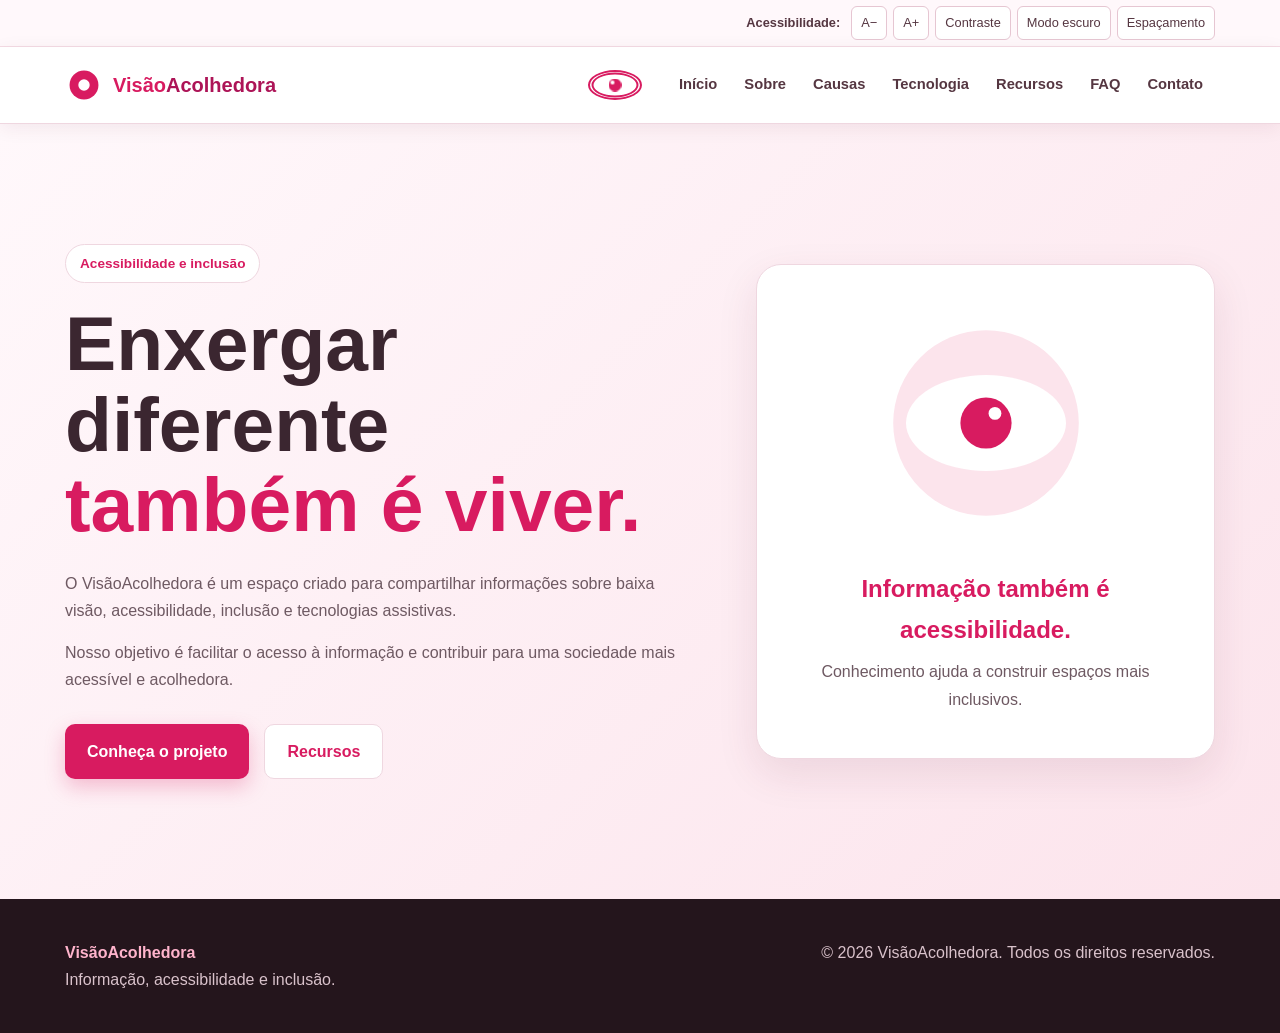
<file: index.html>
<!DOCTYPE html>
<html lang="pt-BR">

<head>
    <meta charset="UTF-8">

    <meta name="viewport" content="width=device-width, initial-scale=1.0">

    <meta
        name="description"
        content="VisãoAcolhedora — informação, acessibilidade e inclusão para pessoas com baixa visão."
    >

    <title>VisãoAcolhedora | Início</title>

    <link rel="stylesheet" href="style.css">
</head>


<body>


    <!-- ==================================================
         BARRA DE ACESSIBILIDADE
    =================================================== -->

    <div class="accessibility-bar">

        <div class="accessibility-content">

            <span>Acessibilidade:</span>

            <button id="decreaseFont" type="button">
                A−
            </button>

            <button id="increaseFont" type="button">
                A+
            </button>

            <button id="contrastButton" type="button">
                Contraste
            </button>

            <button id="darkMode" type="button">
                Modo escuro
            </button>

            <button id="spacingButton" type="button">
                Espaçamento
            </button>

        </div>

    </div>



    <!-- ==================================================
         CABEÇALHO
    =================================================== -->

    <header class="header">

        <div class="container nav-container">


            <!-- LOGO -->

            <a href="index.html" class="logo">

                <span class="logo-icon">

                    <svg
                        viewBox="0 0 100 100"
                        aria-hidden="true"
                    >

                        <circle
                            cx="50"
                            cy="50"
                            r="38"
                            fill="#d81b60"
                        />

                        <circle
                            cx="50"
                            cy="50"
                            r="15"
                            fill="white"
                        />

                    </svg>

                </span>


                <span>
                    Visão<span>Acolhedora</span>
                </span>

            </a>



            <!-- ==================================================
                 OLHO
                 O olho fica parado.
            =================================================== -->

            <div
                class="eye-wrapper"
                aria-hidden="true"
            >

                <div
                    id="eyeFollower"
                    class="eyeFollower"
                ></div>

            </div>



            <!-- ==================================================
                 BOTÃO DO MENU MOBILE
            =================================================== -->

            <button
                class="menu-button"
                type="button"
                aria-expanded="false"
                aria-label="Abrir menu"
            >
                ☰
            </button>



            <!-- ==================================================
                 MENU
                 
                 ATENÇÃO:
                 "Conheça o projeto" NÃO ESTÁ AQUI.
            =================================================== -->

            <nav>

                <a href="index.html">
                    Início
                </a>

                <a href="sobre.html">
                    Sobre
                </a>

                <a href="causas.html">
                    Causas
                </a>

                <a href="tecnologia.html">
                    Tecnologia
                </a>

                <a href="recursos.html">
                    Recursos
                </a>

                <a href="faq.html">
                    FAQ
                </a>

                <a href="contato.html">
                    Contato
                </a>

            </nav>

        </div>

    </header>



    <!-- ==================================================
         CONTEÚDO PRINCIPAL
    =================================================== -->

    <main>


        <!-- ==================================================
             HERO
        =================================================== -->

        <section class="hero">

            <div class="container hero-content">


                <!-- TEXTO PRINCIPAL -->

                <div class="hero-text">

                    <span class="badge">
                        Acessibilidade e inclusão
                    </span>


                    <h1>
                        Enxergar diferente
                        <span>também é viver.</span>
                    </h1>


                    <p>
                        O VisãoAcolhedora é um espaço criado para
                        compartilhar informações sobre baixa visão,
                        acessibilidade, inclusão e tecnologias assistivas.
                    </p>


                    <p>
                        Nosso objetivo é facilitar o acesso à informação
                        e contribuir para uma sociedade mais acessível
                        e acolhedora.
                    </p>



                    <!-- ==================================================
                         BOTÕES
                         
                         O botão Conheça o projeto fica SOMENTE aqui.
                    =================================================== -->

                    <div class="hero-buttons">


                        <!-- VAI PARA conheca.html -->

                        <a
                            href="conheca.html"
                            class="button primary"
                        >
                            Conheça o projeto
                        </a>



                        <!-- VAI PARA recursos.html -->

                        <a
                            href="recursos.html"
                            class="button secondary"
                        >
                            Recursos
                        </a>

                    </div>

                </div>



                <!-- ==================================================
                     DESENHO DO OLHO
                =================================================== -->

                <div class="hero-card">

                    <div class="hero-illustration">

                        <svg
                            viewBox="0 0 500 400"
                            aria-hidden="true"
                        >

                            <!-- Fundo -->

                            <circle
                                cx="250"
                                cy="200"
                                r="145"
                                fill="#fce4ec"
                            />


                            <!-- Olho -->

                            <ellipse
                                cx="250"
                                cy="200"
                                rx="125"
                                ry="75"
                                fill="white"
                            />


                            <!-- Íris -->

                            <circle
                                cx="250"
                                cy="200"
                                r="40"
                                fill="#d81b60"
                            />


                            <!-- Brilho -->

                            <circle
                                cx="264"
                                cy="185"
                                r="10"
                                fill="white"
                            />

                        </svg>

                    </div>


                    <h2>
                        Informação também é acessibilidade.
                    </h2>


                    <p>
                        Conhecimento ajuda a construir espaços
                        mais inclusivos.
                    </p>

                </div>

            </div>

        </section>

    </main>



    <!-- ==================================================
         RODAPÉ
    =================================================== -->

    <footer>

        <div class="container footer-content">


            <div>

                <strong>
                    VisãoAcolhedora
                </strong>

                <p>
                    Informação, acessibilidade e inclusão.
                </p>

            </div>


            <p>
                © 2026 VisãoAcolhedora.
                Todos os direitos reservados.
            </p>

        </div>

    </footer>



    <!-- ==================================================
         BOTÃO VOLTAR AO TOPO
    =================================================== -->

    <button
        id="topButton"
        type="button"
        aria-label="Voltar ao topo"
    >
        ↑
    </button>



    <!-- ==================================================
         JAVASCRIPT
    =================================================== -->

    <script src="script.js"></script>

</body>

</html>
</file>
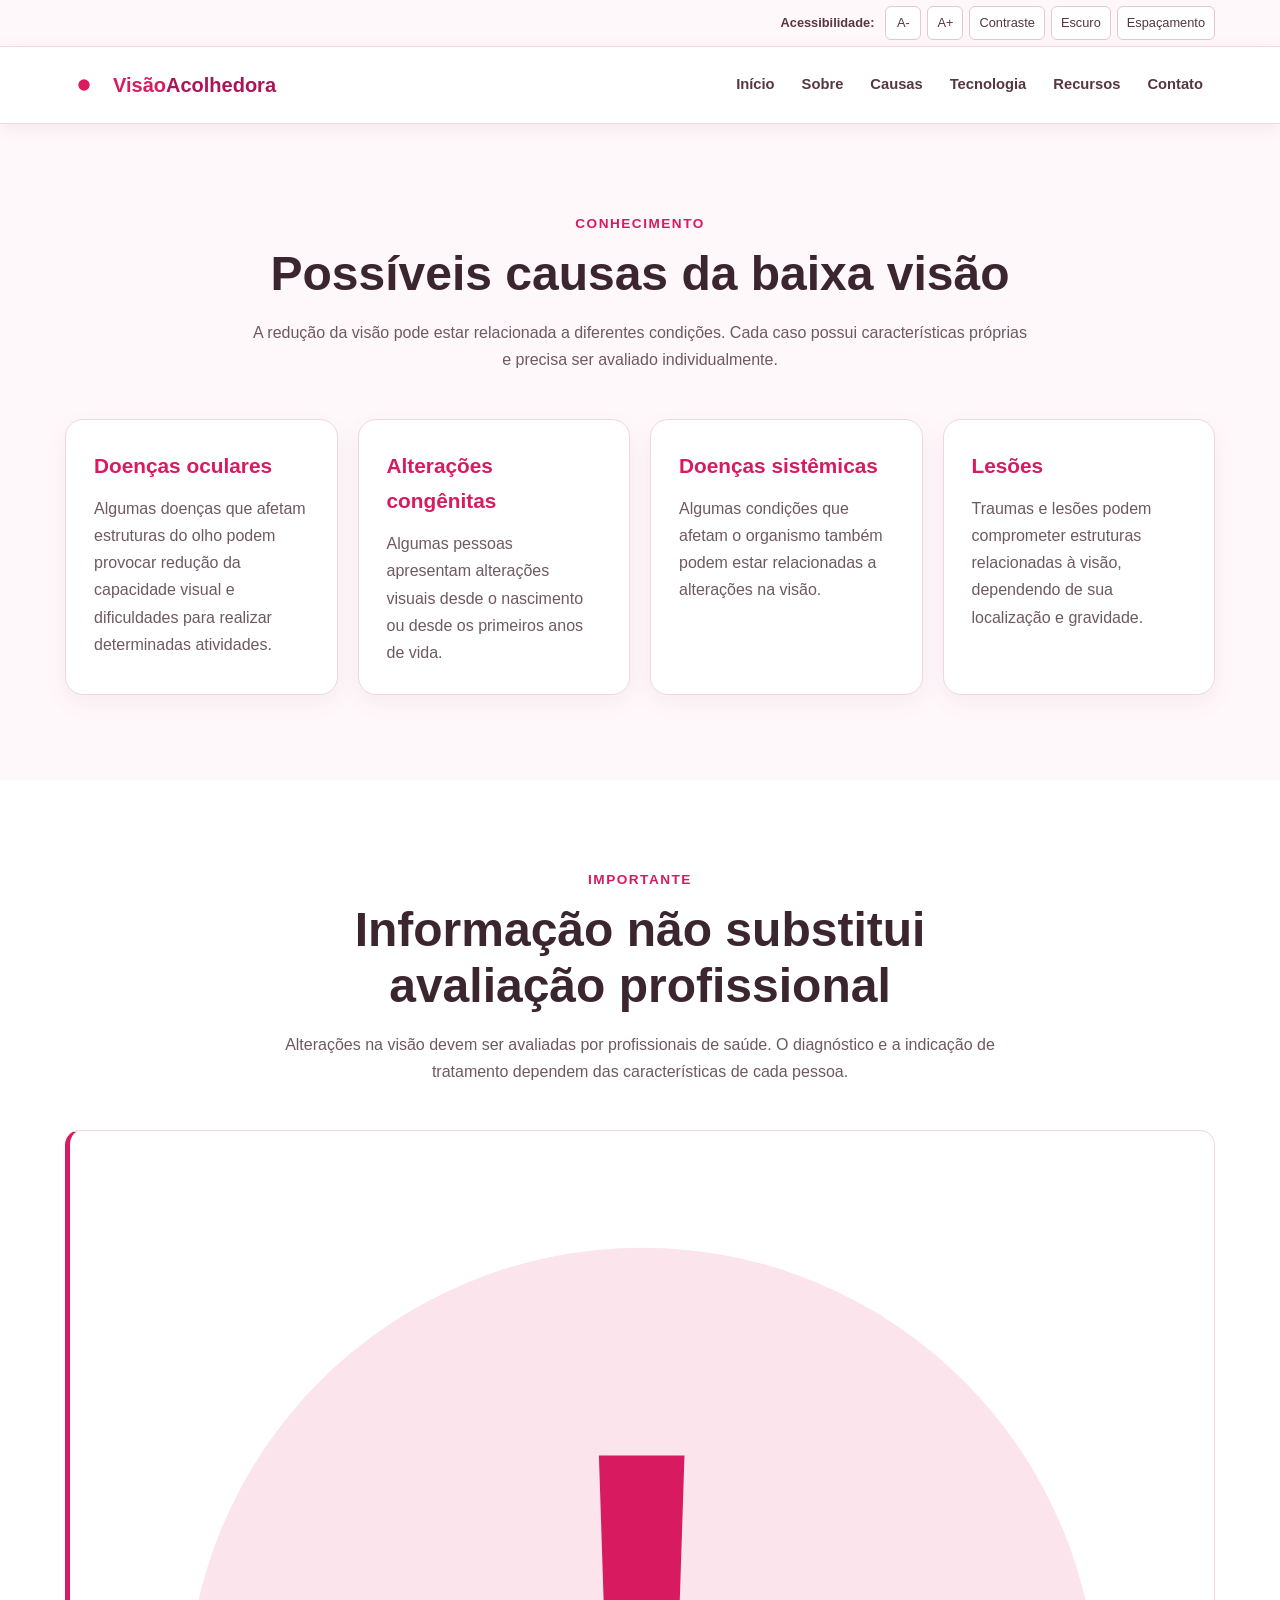
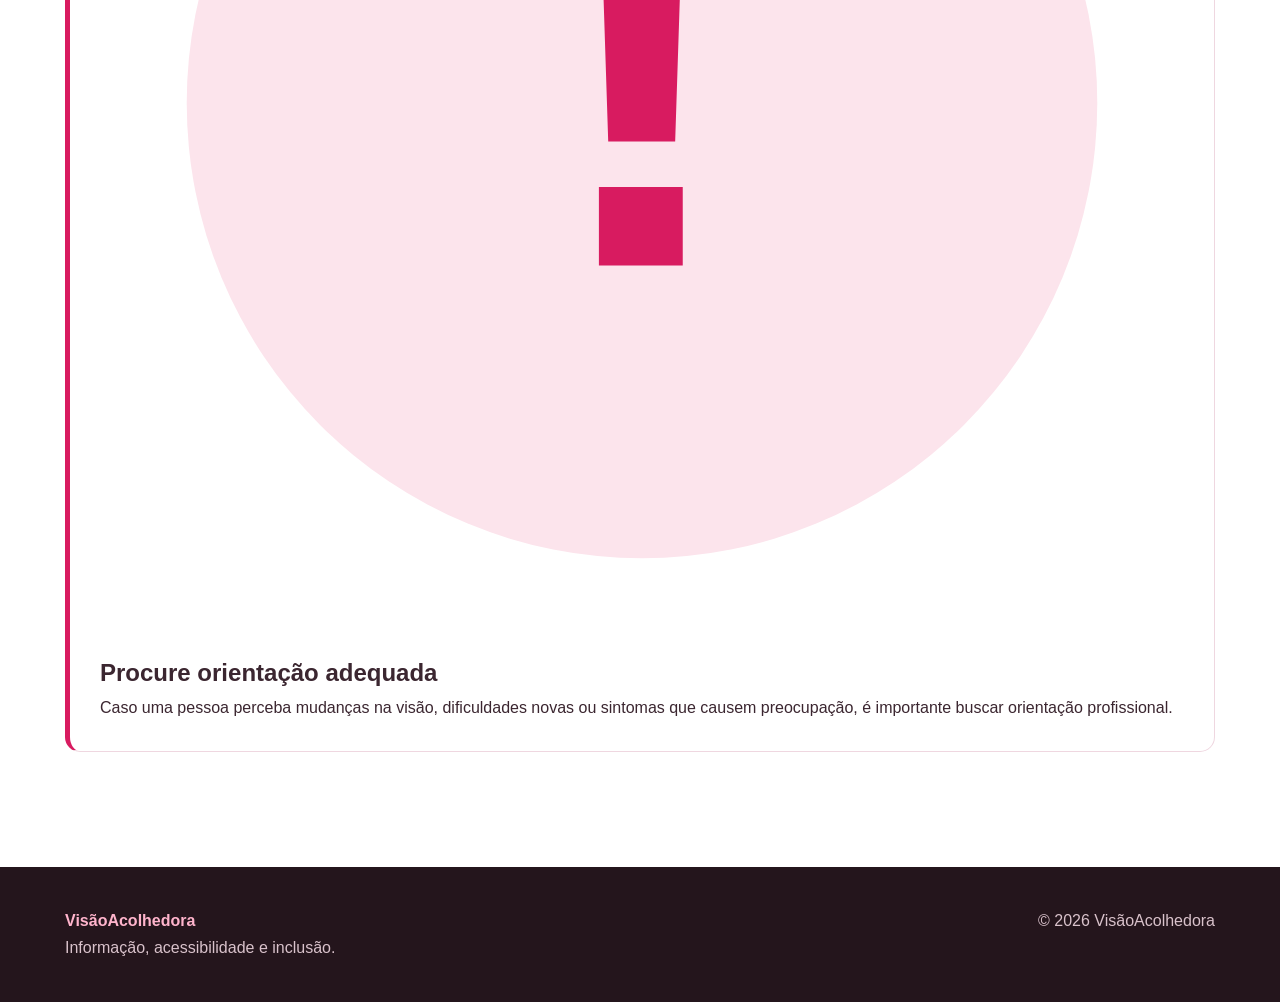
<file: causas.html>
<!DOCTYPE html>
<html lang="pt-BR">

<head>

    <meta charset="UTF-8">

    <meta name="viewport"
          content="width=device-width, initial-scale=1.0">

    <title>VisãoAcolhedora | Causas</title>

    <link rel="stylesheet" href="style.css">

</head>

<body>

    <div class="accessibility-bar">

        <div class="accessibility-content">

            <span>Acessibilidade:</span>

            <button id="decreaseFont">A-</button>

            <button id="increaseFont">A+</button>

            <button id="contrastButton">
                Contraste
            </button>

            <button id="darkMode">
                Escuro
            </button>

            <button id="spacingButton">
                Espaçamento
            </button>

        </div>

    </div>


    <header class="header">

        <div class="container nav-container">

            <a href="index.html"
               class="logo">

                <span class="logo-icon">
                    <svg viewBox="0 0 100 100">

                        <circle cx="50"
                                cy="50"
                                r="38"
                                fill="white"/>

                        <circle cx="50"
                                cy="50"
                                r="15"
                                fill="#d81b60"/>

                    </svg>
                </span>

                <span>
                    Visão<span>Acolhedora</span>
                </span>

            </a>


            <button class="menu-button"
                    type="button">
                ☰
            </button>


            <nav>

                <a href="index.html">Início</a>

                <a href="sobre.html">Sobre</a>

                <a href="causas.html">Causas</a>

                <a href="tecnologia.html">Tecnologia</a>

                <a href="recursos.html">Recursos</a>

                <a href="contato.html">Contato</a>

            </nav>

        </div>

    </header>


    <main>

        <section class="section">

            <div class="container">

                <div class="section-title">

                    <span>CONHECIMENTO</span>

                    <h1>
                        Possíveis causas da baixa visão
                    </h1>

                    <p>
                        A redução da visão pode estar relacionada
                        a diferentes condições. Cada caso possui
                        características próprias e precisa ser
                        avaliado individualmente.
                    </p>

                </div>


                <div class="cards">

                    <article class="card">

                        <h2>
                            Doenças oculares
                        </h2>

                        <p>
                            Algumas doenças que afetam estruturas
                            do olho podem provocar redução da
                            capacidade visual e dificuldades para
                            realizar determinadas atividades.
                        </p>

                    </article>


                    <article class="card">

                        <h2>
                            Alterações congênitas
                        </h2>

                        <p>
                            Algumas pessoas apresentam alterações
                            visuais desde o nascimento ou desde
                            os primeiros anos de vida.
                        </p>

                    </article>


                    <article class="card">

                        <h2>
                            Doenças sistêmicas
                        </h2>

                        <p>
                            Algumas condições que afetam o organismo
                            também podem estar relacionadas a
                            alterações na visão.
                        </p>

                    </article>


                    <article class="card">

                        <h2>
                            Lesões
                        </h2>

                        <p>
                            Traumas e lesões podem comprometer
                            estruturas relacionadas à visão,
                            dependendo de sua localização e
                            gravidade.
                        </p>

                    </article>

                </div>

            </div>

        </section>


        <section class="section light">

            <div class="container">

                <div class="section-title">

                    <span>IMPORTANTE</span>

                    <h2>
                        Informação não substitui avaliação profissional
                    </h2>

                    <p>
                        Alterações na visão devem ser avaliadas por
                        profissionais de saúde. O diagnóstico e a
                        indicação de tratamento dependem das
                        características de cada pessoa.
                    </p>

                </div>


                <div class="info-box">

                    <div class="info-illustration">

                        <svg viewBox="0 0 100 100">

                            <circle cx="50"
                                    cy="50"
                                    r="42"
                                    fill="#fce4ec"/>

                            <text x="50"
                                  y="65"
                                  text-anchor="middle"
                                  font-size="55"
                                  font-weight="bold"
                                  fill="#d81b60">
                                !
                            </text>

                        </svg>

                    </div>


                    <div>

                        <h2>
                            Procure orientação adequada
                        </h2>

                        <p>
                            Caso uma pessoa perceba mudanças na
                            visão, dificuldades novas ou sintomas
                            que causem preocupação, é importante
                            buscar orientação profissional.
                        </p>

                    </div>

                </div>

            </div>

        </section>

    </main>


    <footer>

        <div class="container footer-content">

            <div>

                <strong>
                    VisãoAcolhedora
                </strong>

                <p>
                    Informação, acessibilidade e inclusão.
                </p>

            </div>

            <p>
                © 2026 VisãoAcolhedora
            </p>

        </div>

    </footer>


    <button id="topButton">
        ↑
    </button>


    <script src="script.js"></script>

</body>
</html>
</file>
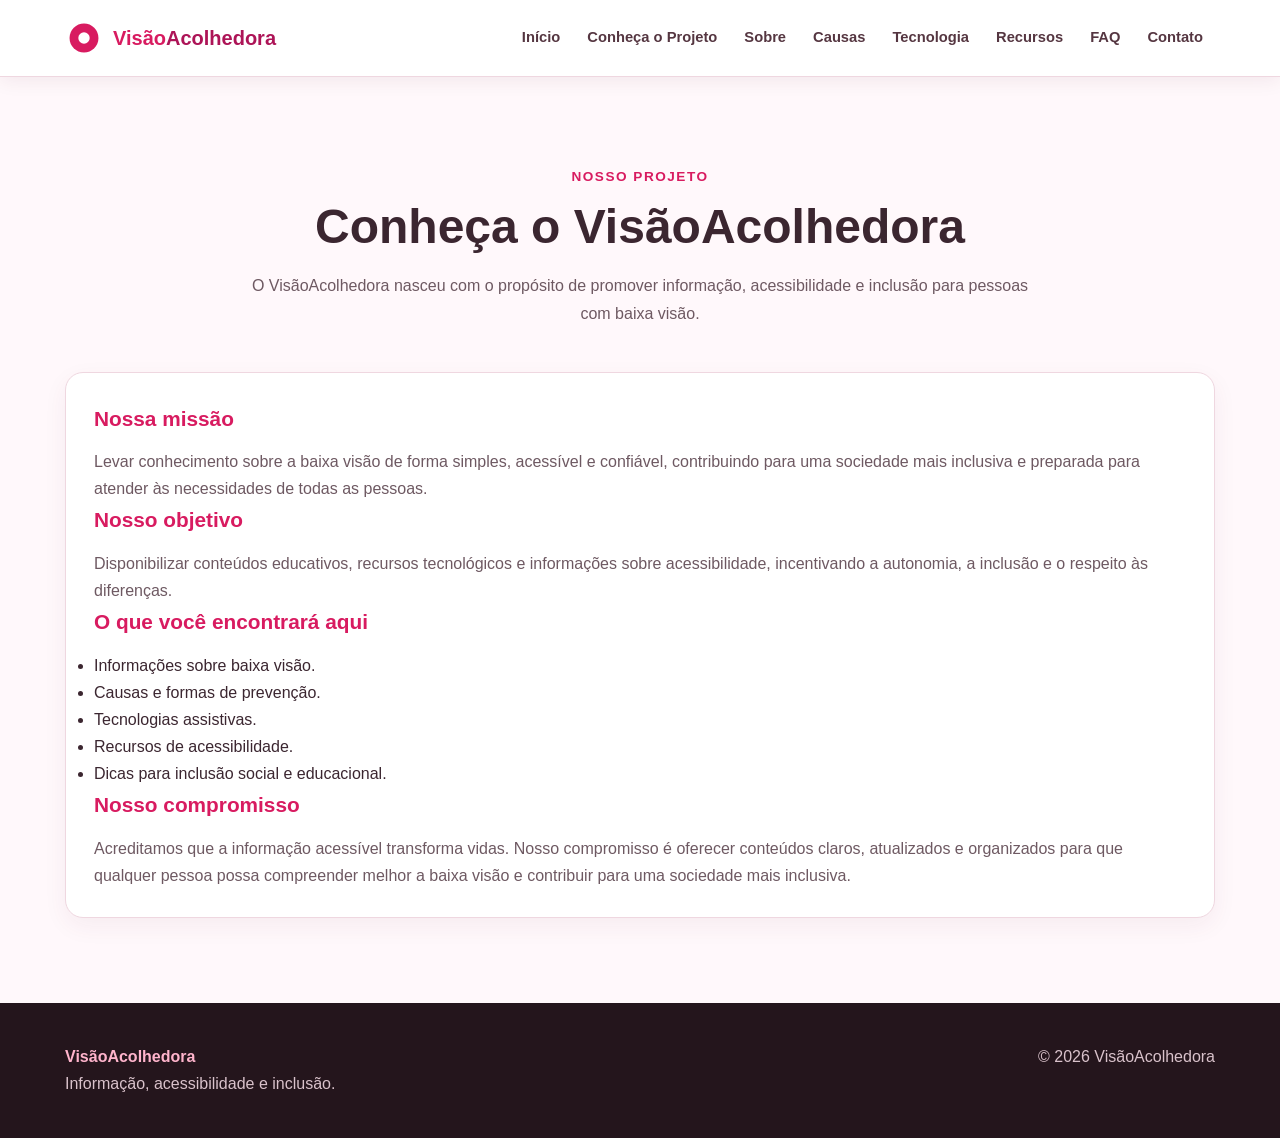
<file: conheca.html>
<!DOCTYPE html>
<html lang="pt-BR">
<head>
    <meta charset="UTF-8">
    <meta name="viewport" content="width=device-width, initial-scale=1.0">
    <title>Conheça o Projeto | VisãoAcolhedora</title>
    <link rel="stylesheet" href="style.css">
</head>

<body>

<header class="header">
    <div class="container nav-container">

        <a href="index.html" class="logo">
            <span class="logo-icon">
                <svg viewBox="0 0 100 100">
                    <circle cx="50" cy="50" r="38" fill="#d81b60"/>
                    <circle cx="50" cy="50" r="15" fill="white"/>
                </svg>
            </span>

            <span>Visão<span>Acolhedora</span></span>
        </a>

        <nav>
            <a href="index.html">Início</a>
            <a href="conheca.html">Conheça o Projeto</a>
            <a href="sobre.html">Sobre</a>
            <a href="causas.html">Causas</a>
            <a href="tecnologia.html">Tecnologia</a>
            <a href="recursos.html">Recursos</a>
            <a href="faq.html">FAQ</a>
            <a href="contato.html">Contato</a>
        </nav>

    </div>
</header>

<main>

<section class="section">

<div class="container">

<div class="section-title">

<span>NOSSO PROJETO</span>

<h1>Conheça o VisãoAcolhedora</h1>

<p>
O VisãoAcolhedora nasceu com o propósito de promover informação,
acessibilidade e inclusão para pessoas com baixa visão.
</p>

</div>

<div class="card">

<h2>Nossa missão</h2>

<p>
Levar conhecimento sobre a baixa visão de forma simples, acessível e
confiável, contribuindo para uma sociedade mais inclusiva e preparada
para atender às necessidades de todas as pessoas.
</p>

<h2>Nosso objetivo</h2>

<p>
Disponibilizar conteúdos educativos, recursos tecnológicos e informações
sobre acessibilidade, incentivando a autonomia, a inclusão e o respeito
às diferenças.
</p>

<h2>O que você encontrará aqui</h2>

<ul>
<li>Informações sobre baixa visão.</li>
<li>Causas e formas de prevenção.</li>
<li>Tecnologias assistivas.</li>
<li>Recursos de acessibilidade.</li>
<li>Dicas para inclusão social e educacional.</li>
</ul>

<h2>Nosso compromisso</h2>

<p>
Acreditamos que a informação acessível transforma vidas. Nosso compromisso
é oferecer conteúdos claros, atualizados e organizados para que qualquer
pessoa possa compreender melhor a baixa visão e contribuir para uma
sociedade mais inclusiva.
</p>

</div>

</div>

</section>

</main>

<footer>

<div class="container footer-content">

<div>
<strong>VisãoAcolhedora</strong>
<p>Informação, acessibilidade e inclusão.</p>
</div>

<p>© 2026 VisãoAcolhedora</p>

</div>

</footer>

<script src="script.js"></script>

</body>
</html>
</file>
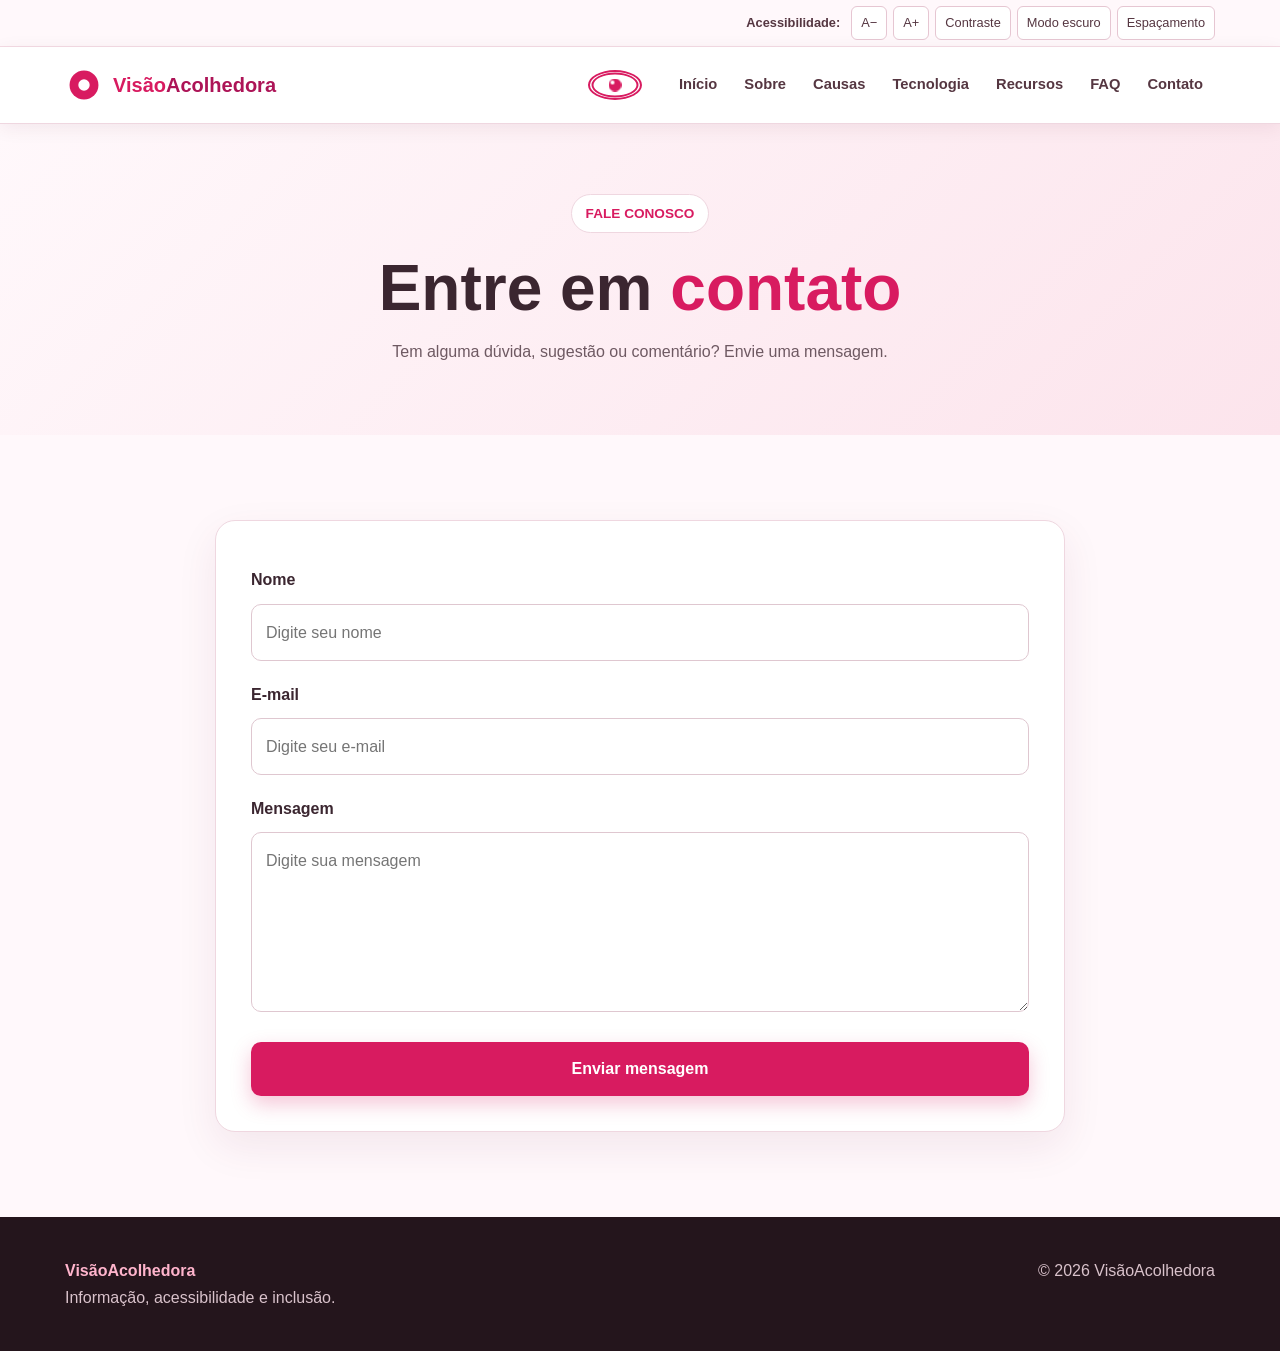
<file: contato.html>
<!DOCTYPE html>
<html lang="pt-BR">

<head>

    <meta charset="UTF-8">

    <meta name="viewport"
          content="width=device-width, initial-scale=1.0">

    <title>VisãoAcolhedora | Contato</title>

    <link rel="stylesheet"
          href="style.css">

</head>


<body>


<div class="accessibility-bar">

    <div class="accessibility-content">

        <span>Acessibilidade:</span>

        <button id="decreaseFont">A−</button>

        <button id="increaseFont">A+</button>

        <button id="contrastButton">
            Contraste
        </button>

        <button id="darkMode">
            Modo escuro
        </button>

        <button id="spacingButton">
            Espaçamento
        </button>

    </div>

</div>


<header class="header">

    <div class="container nav-container">

        <a href="index.html" class="logo">

            <span class="logo-icon">

                <svg viewBox="0 0 100 100">

                    <circle
                        cx="50"
                        cy="50"
                        r="38"
                        fill="#d81b60"/>

                    <circle
                        cx="50"
                        cy="50"
                        r="15"
                        fill="white"/>

                </svg>

            </span>

            <span>
                Visão<span>Acolhedora</span>
            </span>

        </a>


        <div class="eye-wrapper">

            <div
                id="eyeFollower"
                class="eyeFollower">
            </div>

        </div>


        <button
            class="menu-button"
            aria-expanded="false">

            ☰

        </button>


        <nav>

            <a href="index.html">Início</a>

            <a href="sobre.html">Sobre</a>

            <a href="causas.html">Causas</a>

            <a href="tecnologia.html">Tecnologia</a>

            <a href="recursos.html">Recursos</a>

            <a href="faq.html">FAQ</a>

            <a href="contato.html">Contato</a>

        </nav>

    </div>

</header>


<main>


<section class="page-hero">

    <div class="container">

        <span class="badge">
            FALE CONOSCO
        </span>

        <h1>
            Entre em
            <span>contato</span>
        </h1>

        <p>
            Tem alguma dúvida, sugestão ou comentário?
            Envie uma mensagem.
        </p>

    </div>

</section>


<section class="section">

    <div class="container contact-container">


        <form
            class="contact-form"
            action="https://api.web3forms.com/submit"
            method="POST">


            <!-- COLOQUE SUA ACCESS KEY AQUI -->

            <input
                type="hidden"
                name="access_key"
                value="314956ef-8c49-4a97-8ce8-9fd0582aab4f">


            <input
                type="hidden"
                name="subject"
                value="Nova mensagem — VisãoAcolhedora">


            <input
                type="hidden"
                name="from_name"
                value="VisãoAcolhedora">


            <label for="name">
                Nome
            </label>


            <input
                type="text"
                id="name"
                name="name"
                placeholder="Digite seu nome"
                required>


            <label for="email">
                E-mail
            </label>


            <input
                type="email"
                id="email"
                name="email"
                placeholder="Digite seu e-mail"
                required>


            <label for="message">
                Mensagem
            </label>


            <textarea
                id="message"
                name="message"
                placeholder="Digite sua mensagem"
                required></textarea>


            <button
                type="submit"
                class="button primary">

                Enviar mensagem

            </button>

        </form>

    </div>

</section>


</main>


<footer>

    <div class="container footer-content">

        <div>

            <strong>
                VisãoAcolhedora
            </strong>

            <p>
                Informação, acessibilidade e inclusão.
            </p>

        </div>


        <p>
            © 2026 VisãoAcolhedora
        </p>

    </div>

</footer>


<button id="topButton">
    ↑
</button>


<script src="script.js"></script>

</body>

</html>
</file>
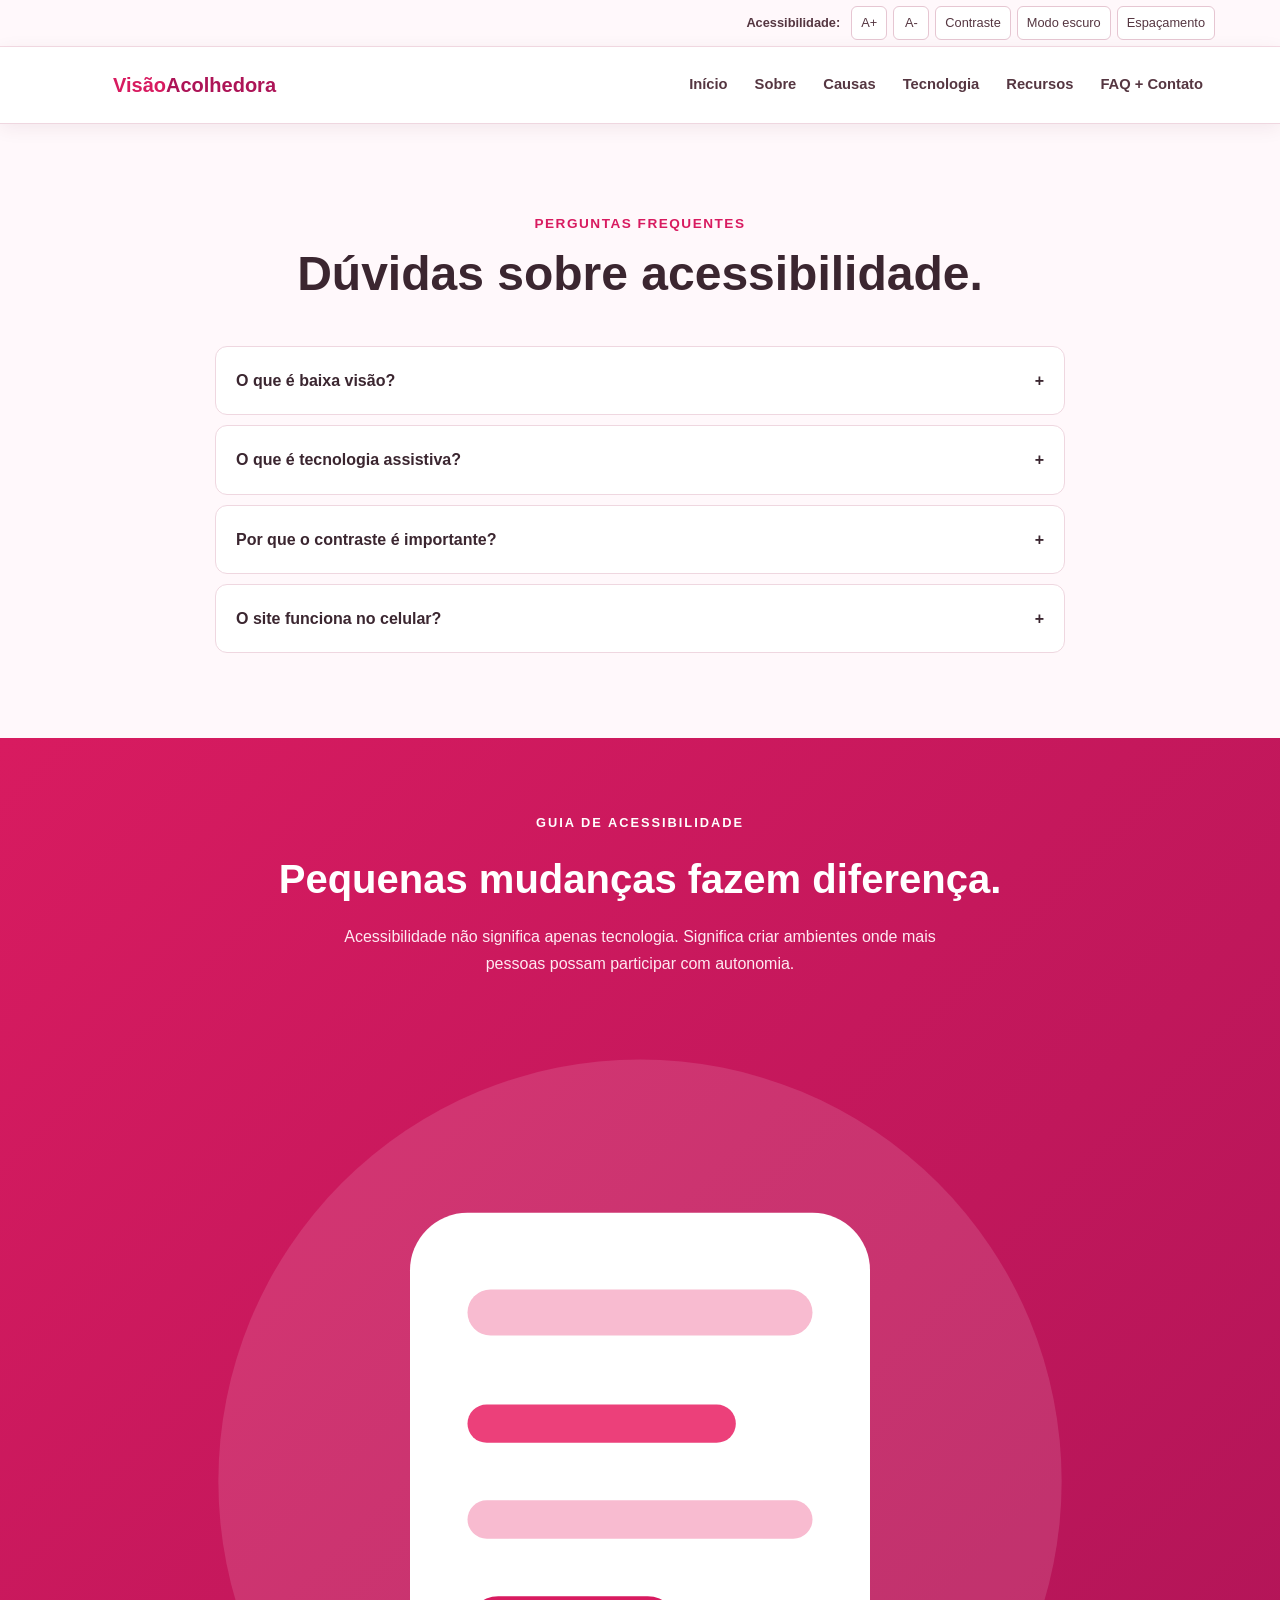
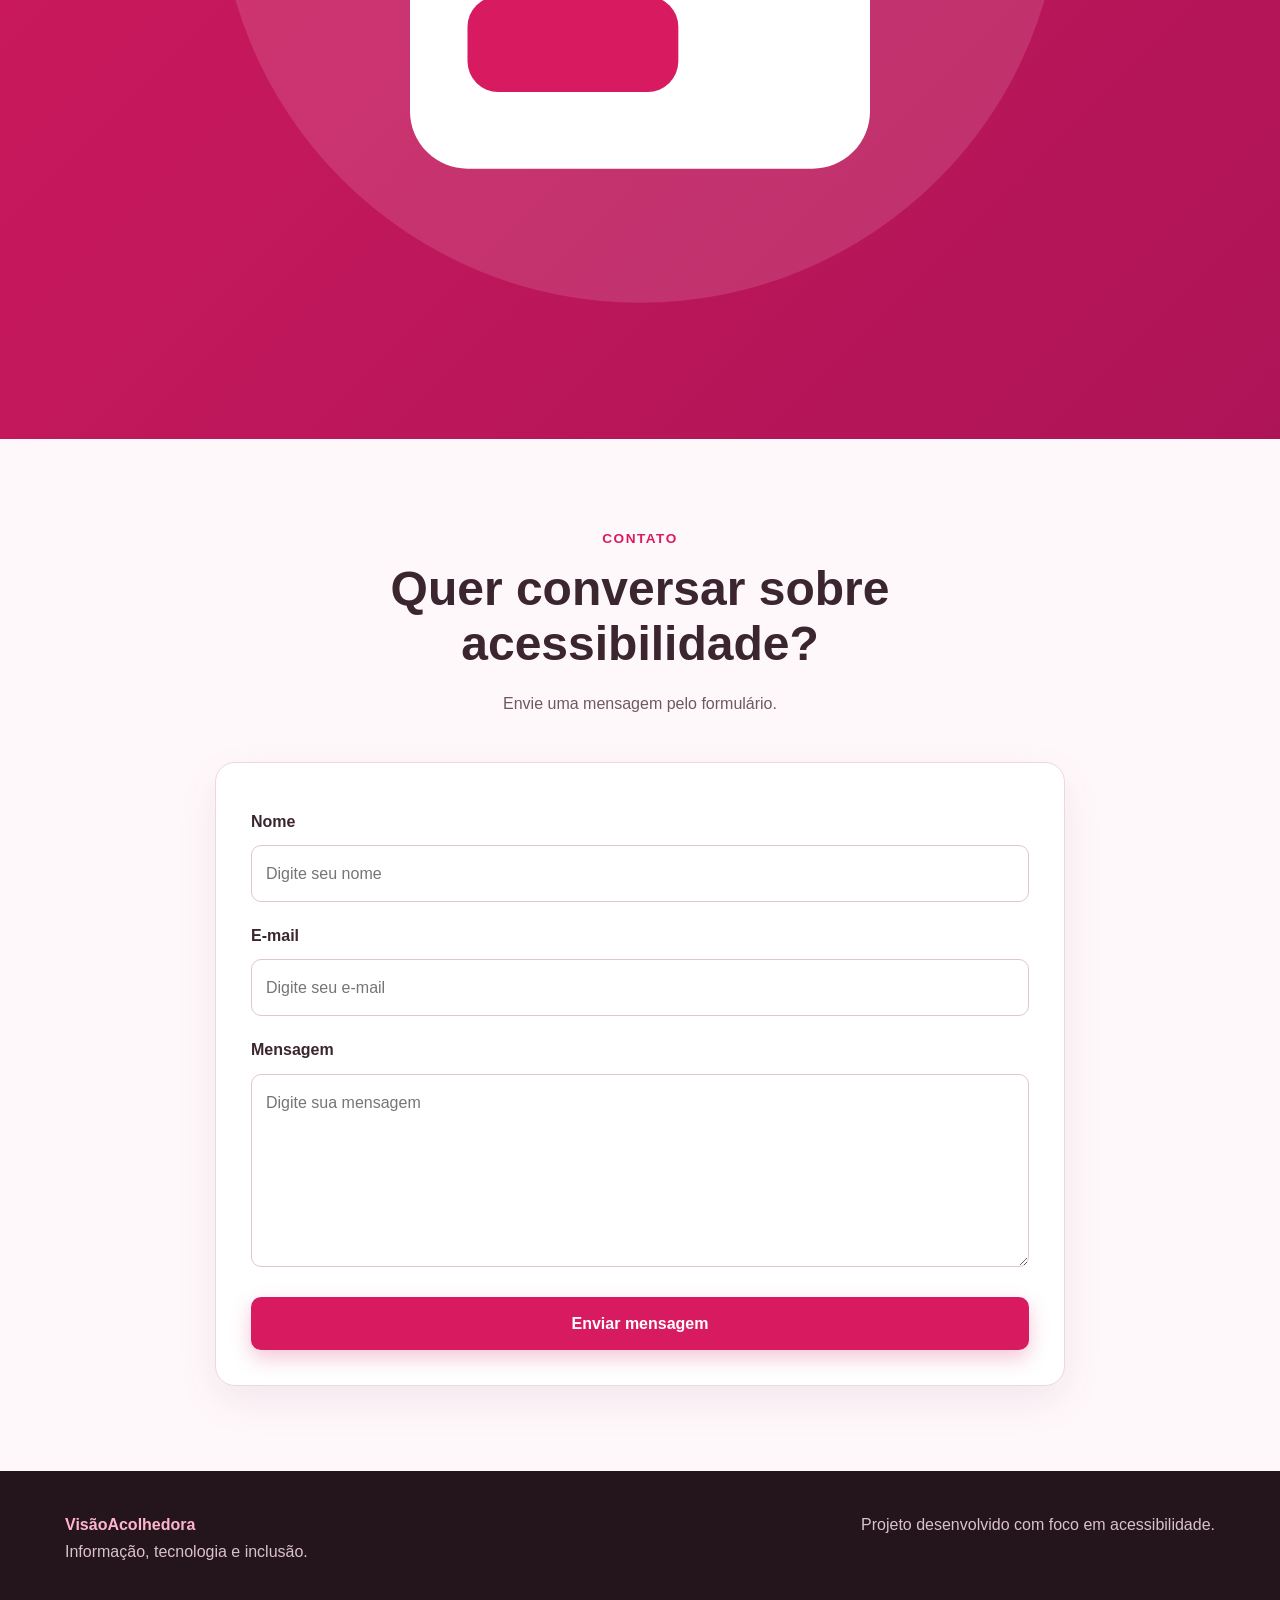
<file: contatoefaq.html>
<!DOCTYPE html>
<html lang="pt-BR">

<head>

    <meta charset="UTF-8">

    <meta
        name="viewport"
        content="width=device-width, initial-scale=1.0"
    >

    <meta
        name="description"
        content="Perguntas frequentes e contato do VisãoAcolhedora."
    >

    <title>VisãoAcolhedora | FAQ e Contato</title>

    <link rel="stylesheet" href="style.css">

</head>


<body>

    <!-- ACESSIBILIDADE -->

    <div class="accessibility-bar">

        <div class="accessibility-content">

            <span>Acessibilidade:</span>

            <button id="increaseFont" type="button">A+</button>

            <button id="decreaseFont" type="button">A-</button>

            <button id="contrastButton" type="button">
                Contraste
            </button>

            <button id="darkMode" type="button">
                Modo escuro
            </button>

            <button id="spacingButton" type="button">
                Espaçamento
            </button>

        </div>

    </div>


    <!-- HEADER -->

    <header class="header">

        <div class="container nav-container">

            <a href="index.html" class="logo">

                <span class="logo-icon">

                    <svg viewBox="0 0 64 64">

                        <ellipse
                            cx="32"
                            cy="32"
                            rx="25"
                            ry="16"
                            fill="none"
                            stroke="white"
                            stroke-width="4"
                        />

                        <circle
                            cx="32"
                            cy="32"
                            r="8"
                            fill="white"
                        />

                    </svg>

                </span>

                <span>
                    Visão<span>Acolhedora</span>
                </span>

            </a>


            <button
                class="menu-button"
                type="button"
                aria-label="Abrir menu"
                aria-expanded="false"
            >
                Menu
            </button>


            <nav>

                <a href="index.html">Início</a>

                <a href="sobre.html">Sobre</a>

                <a href="causas.html">Causas</a>

                <a href="tecnologia.html">Tecnologia</a>

                <a href="recursos.html">Recursos</a>

                <a href="contato.html">FAQ + Contato</a>

            </nav>

        </div>

    </header>


    <main>


        <!-- FAQ -->

        <section
            id="faq"
            class="section"
        >

            <div class="container">

                <div class="section-title">

                    <span>
                        PERGUNTAS FREQUENTES
                    </span>

                    <h1>
                        Dúvidas sobre acessibilidade.
                    </h1>

                </div>


                <div class="faq">


                    <button
                        class="faq-question"
                        type="button"
                    >

                        O que é baixa visão?

                        <span>+</span>

                    </button>


                    <div class="faq-answer">

                        <p>
                            Baixa visão é uma condição em que a
                            pessoa apresenta uma redução significativa
                            da capacidade visual que não é totalmente
                            corrigida por óculos ou outros recursos
                            convencionais.
                        </p>

                    </div>


                    <button
                        class="faq-question"
                        type="button"
                    >

                        O que é tecnologia assistiva?

                        <span>+</span>

                    </button>


                    <div class="faq-answer">

                        <p>
                            Tecnologia assistiva envolve recursos,
                            ferramentas e estratégias que ajudam
                            pessoas com deficiência a realizar
                            atividades com maior autonomia.
                        </p>

                    </div>


                    <button
                        class="faq-question"
                        type="button"
                    >

                        Por que o contraste é importante?

                        <span>+</span>

                    </button>


                    <div class="faq-answer">

                        <p>
                            Um bom contraste facilita a identificação
                            de textos, botões e outros elementos,
                            especialmente para pessoas com baixa visão.
                        </p>

                    </div>


                    <button
                        class="faq-question"
                        type="button"
                    >

                        O site funciona no celular?

                        <span>+</span>

                    </button>


                    <div class="faq-answer">

                        <p>
                            Sim. O layout foi desenvolvido para se
                            adaptar a celulares, tablets e computadores.
                        </p>

                    </div>

                </div>

            </div>

        </section>


        <!-- GUIA -->

        <section class="guide">

            <div class="container guide-content">

                <div>

                    <span class="guide-label">
                        GUIA DE ACESSIBILIDADE
                    </span>

                    <h2>
                        Pequenas mudanças fazem diferença.
                    </h2>

                    <p>
                        Acessibilidade não significa apenas tecnologia.
                        Significa criar ambientes onde mais pessoas
                        possam participar com autonomia.
                    </p>

                </div>


                <div class="guide-image">

                    <svg
                        viewBox="0 0 300 250"
                        aria-hidden="true"
                    >

                        <circle
                            cx="150"
                            cy="125"
                            r="110"
                            fill="rgba(255,255,255,0.12)"
                        />

                        <rect
                            x="90"
                            y="55"
                            width="120"
                            height="145"
                            rx="15"
                            fill="white"
                        />

                        <rect
                            x="105"
                            y="75"
                            width="90"
                            height="12"
                            rx="6"
                            fill="#f8bbd0"
                        />

                        <rect
                            x="105"
                            y="105"
                            width="70"
                            height="10"
                            rx="5"
                            fill="#ec407a"
                        />

                        <rect
                            x="105"
                            y="130"
                            width="90"
                            height="10"
                            rx="5"
                            fill="#f8bbd0"
                        />

                        <rect
                            x="105"
                            y="155"
                            width="55"
                            height="25"
                            rx="8"
                            fill="#d81b60"
                        />

                    </svg>

                </div>

            </div>

        </section>


        <!-- CONTATO -->

        <section
            id="contato"
            class="section"
        >

            <div class="container contact-container">

                <div class="section-title">

                    <span>
                        CONTATO
                    </span>

                    <h2>
                        Quer conversar sobre acessibilidade?
                    </h2>

                    <p>
                        Envie uma mensagem pelo formulário.
                    </p>

                </div>


                <form
                    class="contact-form"
                    action="https://api.web3forms.com/submit"
                    method="POST"
                >

                    <input
                        type="hidden"
                        name="access_key"
                        value="7663a361-f14c-41ac-9d38-f6919363fd05"
                    >


                    <input
                        type="hidden"
                        name="subject"
                        value="Nova mensagem - VisãoAcolhedora"
                    >


                    <input
                        type="hidden"
                        name="from_name"
                        value="VisãoAcolhedora"
                    >


                    <input
                        type="hidden"
                        name="redirect"
                        value="https://badcheshire.github.io/into-the-sun/contato.html"
                    >


                    <label for="name">
                        Nome
                    </label>

                    <input
                        id="name"
                        name="name"
                        type="text"
                        placeholder="Digite seu nome"
                        required
                    >


                    <label for="email">
                        E-mail
                    </label>

                    <input
                        id="email"
                        name="email"
                        type="email"
                        placeholder="Digite seu e-mail"
                        required
                    >


                    <label for="message">
                        Mensagem
                    </label>

                    <textarea
                        id="message"
                        name="message"
                        rows="6"
                        placeholder="Digite sua mensagem"
                        required
                    ></textarea>


                    <button
                        type="submit"
                        class="button primary"
                    >
                        Enviar mensagem
                    </button>

                </form>

            </div>

        </section>

    </main>


    <!-- FOOTER -->

    <footer>

        <div class="container footer-content">

            <div>

                <strong>
                    VisãoAcolhedora
                </strong>

                <p>
                    Informação, tecnologia e inclusão.
                </p>

            </div>

            <p>
                Projeto desenvolvido com foco em acessibilidade.
            </p>

        </div>

    </footer>


    <button
        id="topButton"
        type="button"
        aria-label="Voltar ao topo"
    >
        ↑
    </button>


    <script src="script.js"></script>

</body>

</html>
</file>
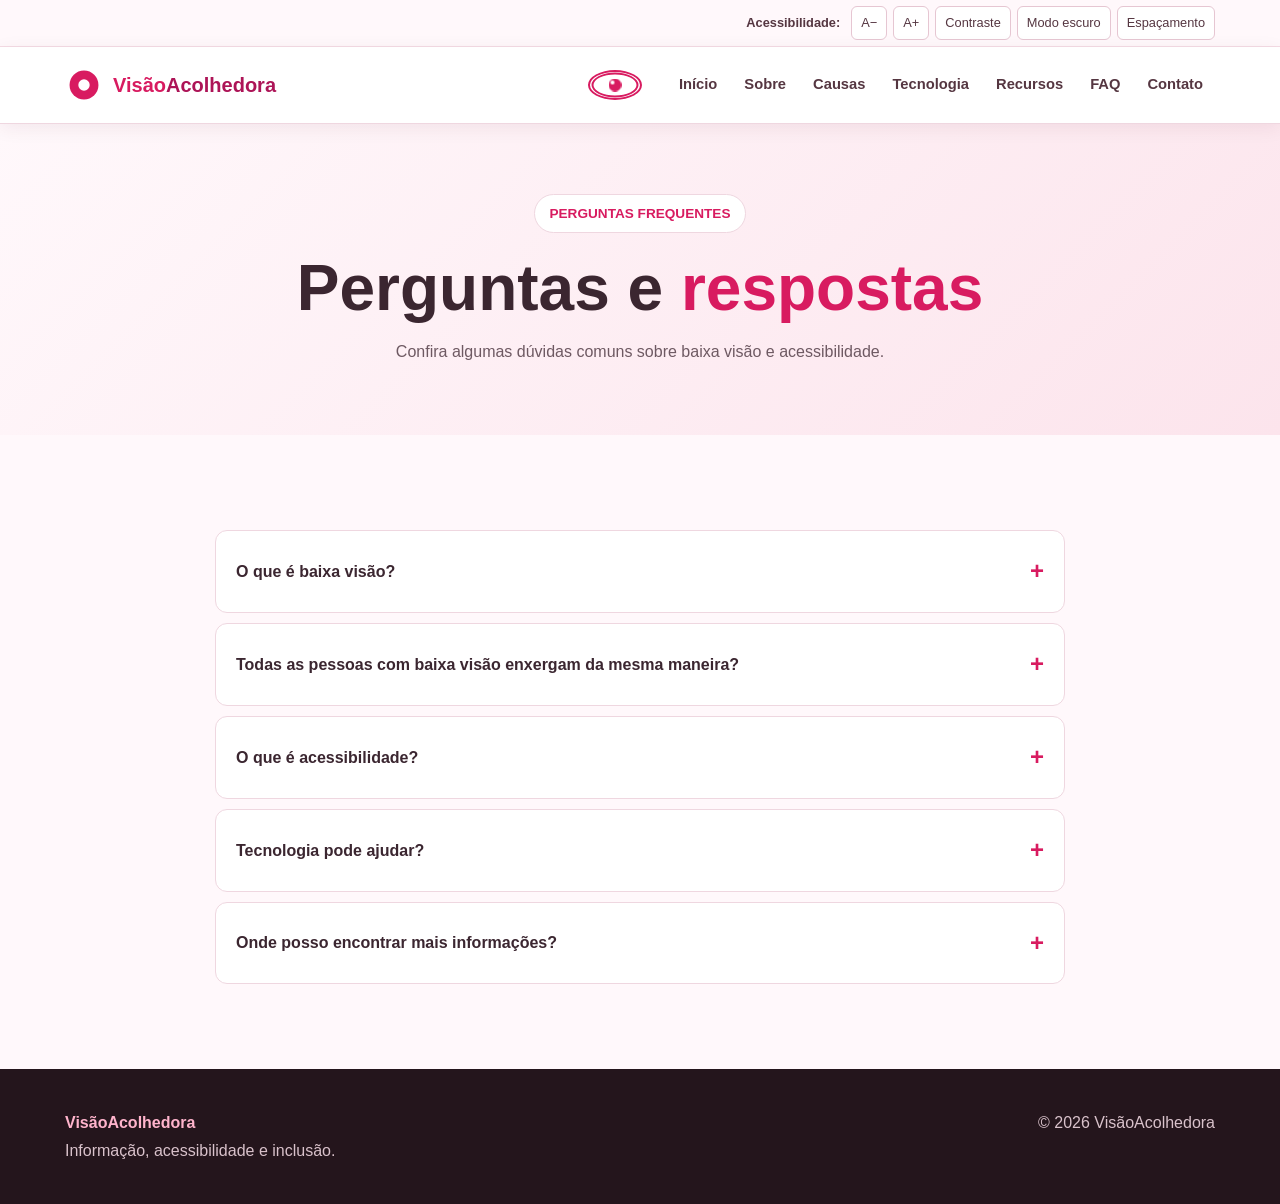
<file: faq.html>
<!DOCTYPE html>
<html lang="pt-BR">

<head>

    <meta charset="UTF-8">

    <meta name="viewport"
          content="width=device-width, initial-scale=1.0">

    <title>VisãoAcolhedora | FAQ</title>

    <link rel="stylesheet"
          href="style.css">

</head>


<body>


<div class="accessibility-bar">

    <div class="accessibility-content">

        <span>Acessibilidade:</span>

        <button id="decreaseFont">A−</button>

        <button id="increaseFont">A+</button>

        <button id="contrastButton">
            Contraste
        </button>

        <button id="darkMode">
            Modo escuro
        </button>

        <button id="spacingButton">
            Espaçamento
        </button>

    </div>

</div>


<header class="header">

    <div class="container nav-container">

        <a href="index.html" class="logo">

            <span class="logo-icon">

                <svg viewBox="0 0 100 100">

                    <circle
                        cx="50"
                        cy="50"
                        r="38"
                        fill="#d81b60"/>

                    <circle
                        cx="50"
                        cy="50"
                        r="15"
                        fill="white"/>

                </svg>

            </span>

            <span>
                Visão<span>Acolhedora</span>
            </span>

        </a>


        <div class="eye-wrapper">

            <div
                id="eyeFollower"
                class="eyeFollower">
            </div>

        </div>


        <button
            class="menu-button"
            aria-expanded="false">

            ☰

        </button>


        <nav>

            <a href="index.html">Início</a>

            <a href="sobre.html">Sobre</a>

            <a href="causas.html">Causas</a>

            <a href="tecnologia.html">Tecnologia</a>

            <a href="recursos.html">Recursos</a>

            <a href="faq.html">FAQ</a>

            <a href="contato.html">Contato</a>

        </nav>

    </div>

</header>


<main>


<section class="page-hero">

    <div class="container">

        <span class="badge">
            PERGUNTAS FREQUENTES
        </span>

        <h1>
            Perguntas e
            <span>respostas</span>
        </h1>

        <p>
            Confira algumas dúvidas comuns sobre baixa visão
            e acessibilidade.
        </p>

    </div>

</section>


<section class="section">

    <div class="container">

        <div class="faq">


            <button
                class="faq-question"
                type="button">

                <span>
                    O que é baixa visão?
                </span>

                <span class="faq-symbol">
                    +
                </span>

            </button>


            <div class="faq-answer">

                <p>
                    É uma redução significativa da capacidade
                    visual que pode dificultar algumas
                    atividades do cotidiano.
                </p>

            </div>


            <button
                class="faq-question"
                type="button">

                <span>
                    Todas as pessoas com baixa visão enxergam
                    da mesma maneira?
                </span>

                <span class="faq-symbol">
                    +
                </span>

            </button>


            <div class="faq-answer">

                <p>
                    Não. A experiência visual pode variar
                    bastante entre diferentes pessoas.
                </p>

            </div>


            <button
                class="faq-question"
                type="button">

                <span>
                    O que é acessibilidade?
                </span>

                <span class="faq-symbol">
                    +
                </span>

            </button>


            <div class="faq-answer">

                <p>
                    Acessibilidade envolve criar condições para
                    que pessoas com diferentes necessidades
                    possam utilizar espaços, serviços e
                    informações.
                </p>

            </div>


            <button
                class="faq-question"
                type="button">

                <span>
                    Tecnologia pode ajudar?
                </span>

                <span class="faq-symbol">
                    +
                </span>

            </button>


            <div class="faq-answer">

                <p>
                    Sim. Recursos como ampliação de tela,
                    leitores de tela e ajustes de contraste
                    podem facilitar determinadas tarefas.
                </p>

            </div>


            <button
                class="faq-question"
                type="button">

                <span>
                    Onde posso encontrar mais informações?
                </span>

                <span class="faq-symbol">
                    +
                </span>

            </button>


            <div class="faq-answer">

                <p>
                    Você pode consultar as outras páginas do
                    VisãoAcolhedora e também o guia de apoio.
                </p>

            </div>

        </div>

    </div>

</section>


</main>


<footer>

    <div class="container footer-content">

        <div>

            <strong>
                VisãoAcolhedora
            </strong>

            <p>
                Informação, acessibilidade e inclusão.
            </p>

        </div>

        <p>
            © 2026 VisãoAcolhedora
        </p>

    </div>

</footer>


<button id="topButton">
    ↑
</button>


<script src="script.js"></script>

</body>

</html>
</file>
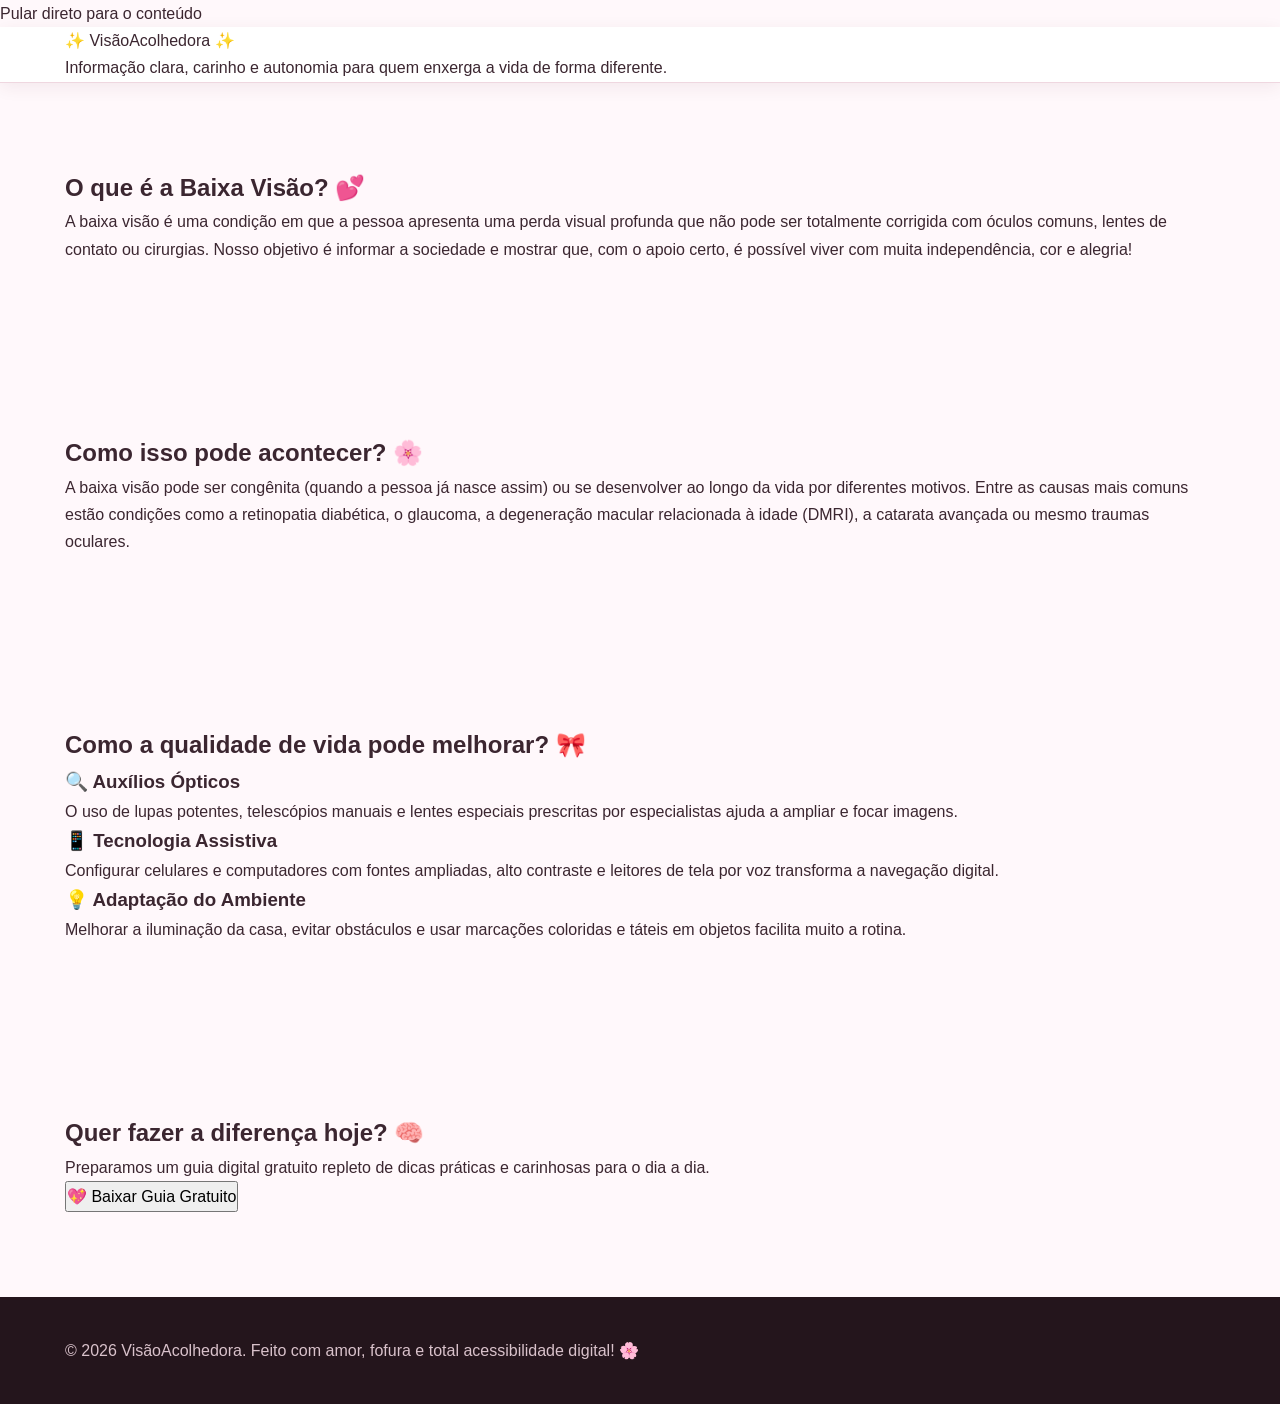
<file: gfcgfcgh.html>
<!DOCTYPE html>
<html lang="pt-BR">
<head>
    <meta charset="UTF-8">
    <meta name="viewport" content="width=device-width, initial-scale=1.0">
    <title>VisãoAcolhedora - Entendendo a Baixa Visão</title>
    <link rel="stylesheet" href="style.css">
</head>
<body>

    <!-- Link de acessibilidade para navegação por teclado -->
    <a href="#conteudo-principal" class="skip-link">Pular direto para o conteúdo</a>

    <!-- Cabeçalho Amigável -->
    <header class="header">
        <div class="container header-container">
            <div class="logo-area">
                <span class="logo-icone" aria-hidden="true">✨</span>
                <span class="logo-texto">VisãoAcolhedora</span>
                <span class="logo-icone" aria-hidden="true">✨</span>
            </div>
            <p class="slogan">Informação clara, carinho e autonomia para quem enxerga a vida de forma diferente.</p>
        </div>
    </header>

    <!-- Conteúdo Principal -->
    <main id="conteudo-principal" tabindex="-1">
       
        <!-- Seção 1: O que é e Objetivo -->
        <section class="section sobre" aria-labelledby="titulo-sobre">
            <div class="container">
                <div class="bolha-conteudo">
                    <h1 id="titulo-sobre">O que é a Baixa Visão? 💕</h1>
                    <p>
                        A baixa visão é uma condição em que a pessoa apresenta uma perda visual profunda que não
                        pode ser totalmente corrigida com óculos comuns, lentes de contato ou cirurgias.
                        Nosso objetivo é informar a sociedade e mostrar que, com o apoio certo, é possível
                        viver com muita independência, cor e alegria!
                    </p>
                </div>
            </div>
        </section>

        <!-- Seção 2: Como Acontece (Causas) -->
        <section class="section causas" aria-labelledby="titulo-causas">
            <div class="container">
                <div class="bolha-conteudo bolha-rosa-suave">
                    <h2 id="titulo-causas">Como isso pode acontecer? 🌸</h2>
                    <p>
                        A baixa visão pode ser congênita (quando a pessoa já nasce assim) ou se desenvolver ao
                        longo da vida por diferentes motivos. Entre as causas mais comuns estão condições como
                        a retinopatia diabética, o glaucoma, a degeneração macular relacionada à idade (DMRI),
                        a catarata avançada ou mesmo traumas oculares.
                    </p>
                </div>
            </div>
        </section>

        <!-- Seção 3: Como pode Melhorar (Recursos/Dicas) -->
        <section class="section recursos" aria-labelledby="titulo-recursos">
            <div class="container">
                <h2 id="titulo-recursos" class="titulo-centralizado">Como a qualidade de vida pode melhorar? 🎀</h2>
               
                <div class="grid-recursos">
                   
                    <article class="card-recurso card-rosa-choque">
                        <h3>🔍 Auxílios Ópticos</h3>
                        <p>O uso de lupas potentes, telescópios manuais e lentes especiais prescritas por especialistas ajuda a ampliar e focar imagens.</p>
                    </article>

                    <article class="card-recurso card-rosa-chiclete">
                        <h3>📱 Tecnologia Assistiva</h3>
                        <p>Configurar celulares e computadores com fontes ampliadas, alto contraste e leitores de tela por voz transforma a navegação digital.</p>
                    </article>

                    <article class="card-recurso card-rosa-magenta">
                        <h3>💡 Adaptação do Ambiente</h3>
                        <p>Melhorar a iluminação da casa, evitar obstáculos e usar marcações coloridas e táteis em objetos facilita muito a rotina.</p>
                    </article>

                </div>
            </div>
        </section>

        <!-- Seção 4: Call to Action (CTA) -->
        <section class="section cta" aria-labelledby="titulo-cta">
            <div class="container text-center">
                <div class="bolha-cta">
                    <h2 id="titulo-cta">Quer fazer a diferença hoje? 🧠</h2>
                    <p>Preparamos um guia digital gratuito repleto de dicas práticas e carinhosas para o dia a dia.</p>
                    <button class="btn-download" id="btn-download" aria-label="Baixar o Guia Digital de Apoio à Baixa Visão">
                        💖 Baixar Guia Gratuito
                    </button>
                </div>
            </div>
        </section>

    </main>

    <!-- Rodapé Colorido -->
    <footer class="footer">
        <div class="container text-center">
            <p>&copy; 2026 VisãoAcolhedora. Feito com amor, fofura e total acessibilidade digital! 🌸</p>
        </div>
    </footer>

    <script src="script.js"></script>
</body>
</html>
</file>
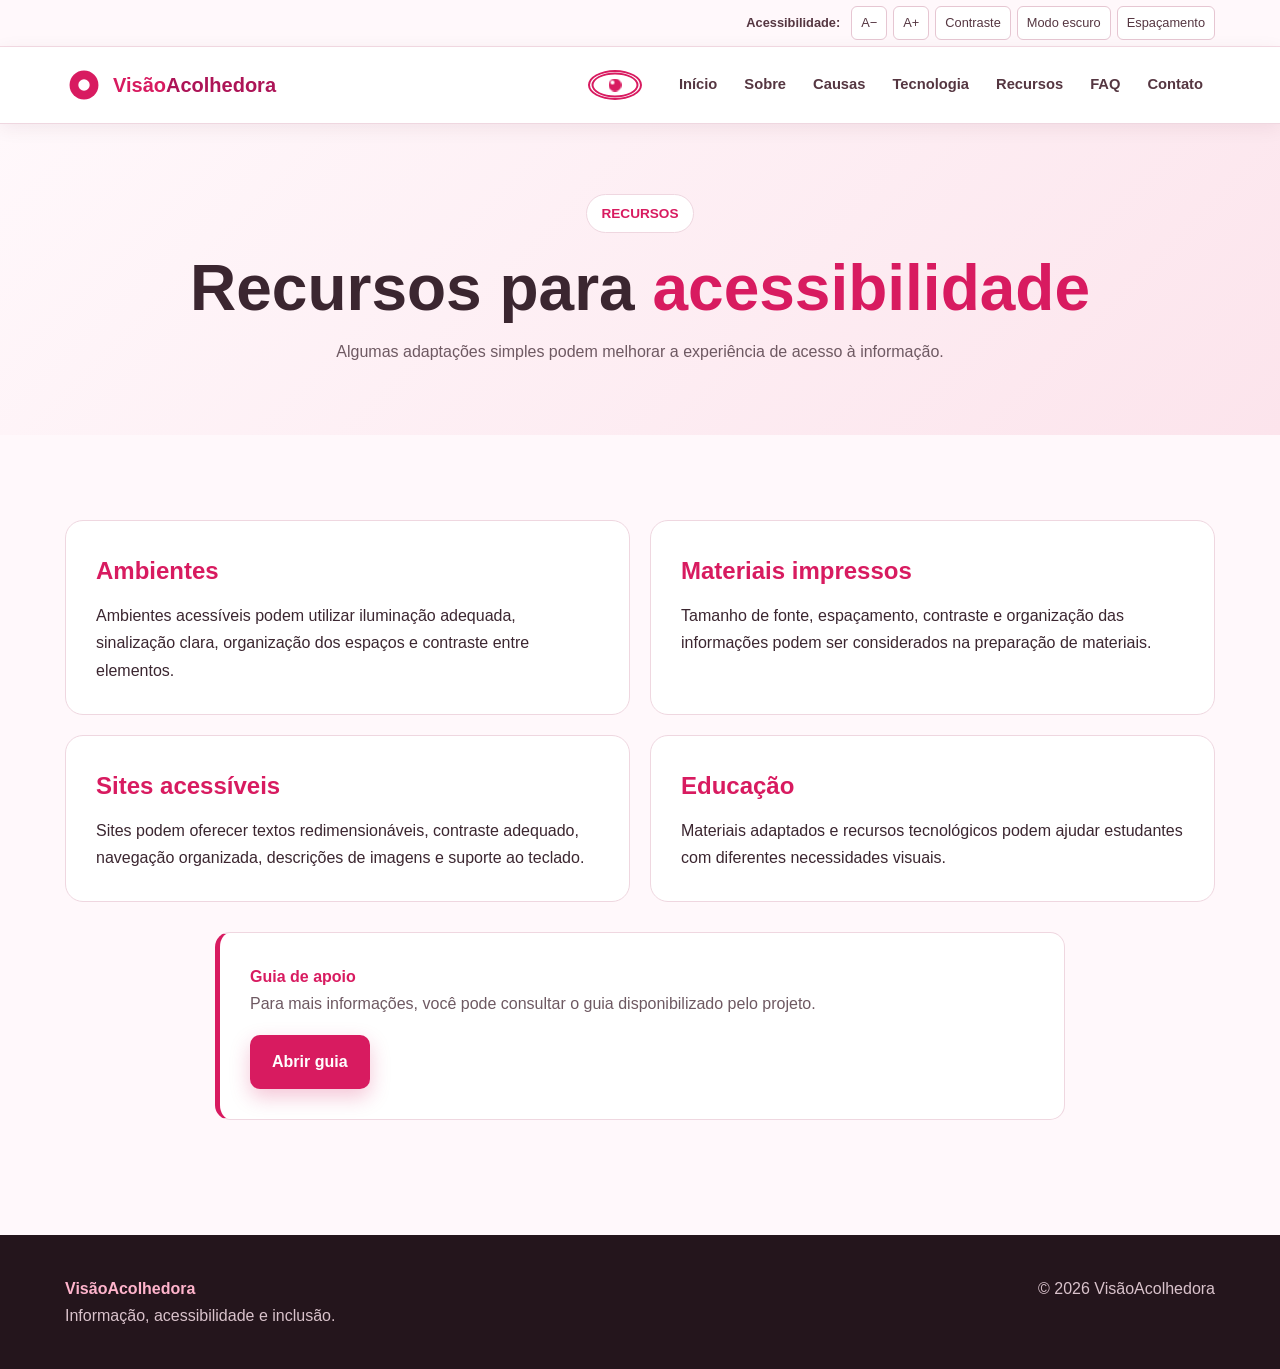
<file: recursos.html>
<!DOCTYPE html>
<html lang="pt-BR">

<head>

    <meta charset="UTF-8">

    <meta name="viewport"
          content="width=device-width, initial-scale=1.0">

    <title>VisãoAcolhedora | Recursos</title>

    <link rel="stylesheet"
          href="style.css">

</head>


<body>


<div class="accessibility-bar">

    <div class="accessibility-content">

        <span>Acessibilidade:</span>

        <button id="decreaseFont">A−</button>

        <button id="increaseFont">A+</button>

        <button id="contrastButton">
            Contraste
        </button>

        <button id="darkMode">
            Modo escuro
        </button>

        <button id="spacingButton">
            Espaçamento
        </button>

    </div>

</div>


<header class="header">

    <div class="container nav-container">

        <a href="index.html" class="logo">

            <span class="logo-icon">

                <svg viewBox="0 0 100 100">

                    <circle
                        cx="50"
                        cy="50"
                        r="38"
                        fill="#d81b60"/>

                    <circle
                        cx="50"
                        cy="50"
                        r="15"
                        fill="white"/>

                </svg>

            </span>

            <span>
                Visão<span>Acolhedora</span>
            </span>

        </a>


        <div class="eye-wrapper">

            <div
                id="eyeFollower"
                class="eyeFollower">
            </div>

        </div>


        <button
            class="menu-button"
            aria-expanded="false">

            ☰

        </button>


        <nav>

            <a href="index.html">Início</a>

            <a href="sobre.html">Sobre</a>

            <a href="causas.html">Causas</a>

            <a href="tecnologia.html">Tecnologia</a>

            <a href="recursos.html">Recursos</a>

            <a href="faq.html">FAQ</a>

            <a href="contato.html">Contato</a>

        </nav>

    </div>

</header>


<main>


<section class="page-hero">

    <div class="container">

        <span class="badge">
            RECURSOS
        </span>

        <h1>
            Recursos para
            <span>acessibilidade</span>
        </h1>

        <p>
            Algumas adaptações simples podem melhorar a
            experiência de acesso à informação.
        </p>

    </div>

</section>


<section class="section">

    <div class="container">

        <div class="resource-grid">


            <article>

                <h2>
                    Ambientes
                </h2>

                <p>
                    Ambientes acessíveis podem utilizar
                    iluminação adequada, sinalização clara,
                    organização dos espaços e contraste entre
                    elementos.
                </p>

            </article>


            <article>

                <h2>
                    Materiais impressos
                </h2>

                <p>
                    Tamanho de fonte, espaçamento, contraste
                    e organização das informações podem ser
                    considerados na preparação de materiais.
                </p>

            </article>


            <article>

                <h2>
                    Sites acessíveis
                </h2>

                <p>
                    Sites podem oferecer textos redimensionáveis,
                    contraste adequado, navegação organizada,
                    descrições de imagens e suporte ao teclado.
                </p>

            </article>


            <article>

                <h2>
                    Educação
                </h2>

                <p>
                    Materiais adaptados e recursos tecnológicos
                    podem ajudar estudantes com diferentes
                    necessidades visuais.
                </p>

            </article>

        </div>


        <div class="content">

            <div class="info-box">

                <strong>
                    Guia de apoio
                </strong>

                <p>
                    Para mais informações, você pode consultar
                    o guia disponibilizado pelo projeto.
                </p>

                <a
                    href="https://drive.google.com/file/d/1LtRdzojHdLF__YKvtTS5LlE8MgMJhQQe/view?usp=drive_link"
                    target="_blank"
                    rel="noopener noreferrer"
                    class="button primary">

                    Abrir guia

                </a>

            </div>

        </div>

    </div>

</section>


</main>


<footer>

    <div class="container footer-content">

        <div>

            <strong>
                VisãoAcolhedora
            </strong>

            <p>
                Informação, acessibilidade e inclusão.
            </p>

        </div>

        <p>
            © 2026 VisãoAcolhedora
        </p>

    </div>

</footer>


<button id="topButton">
    ↑
</button>


<script src="script.js"></script>

</body>

</html>
</file>
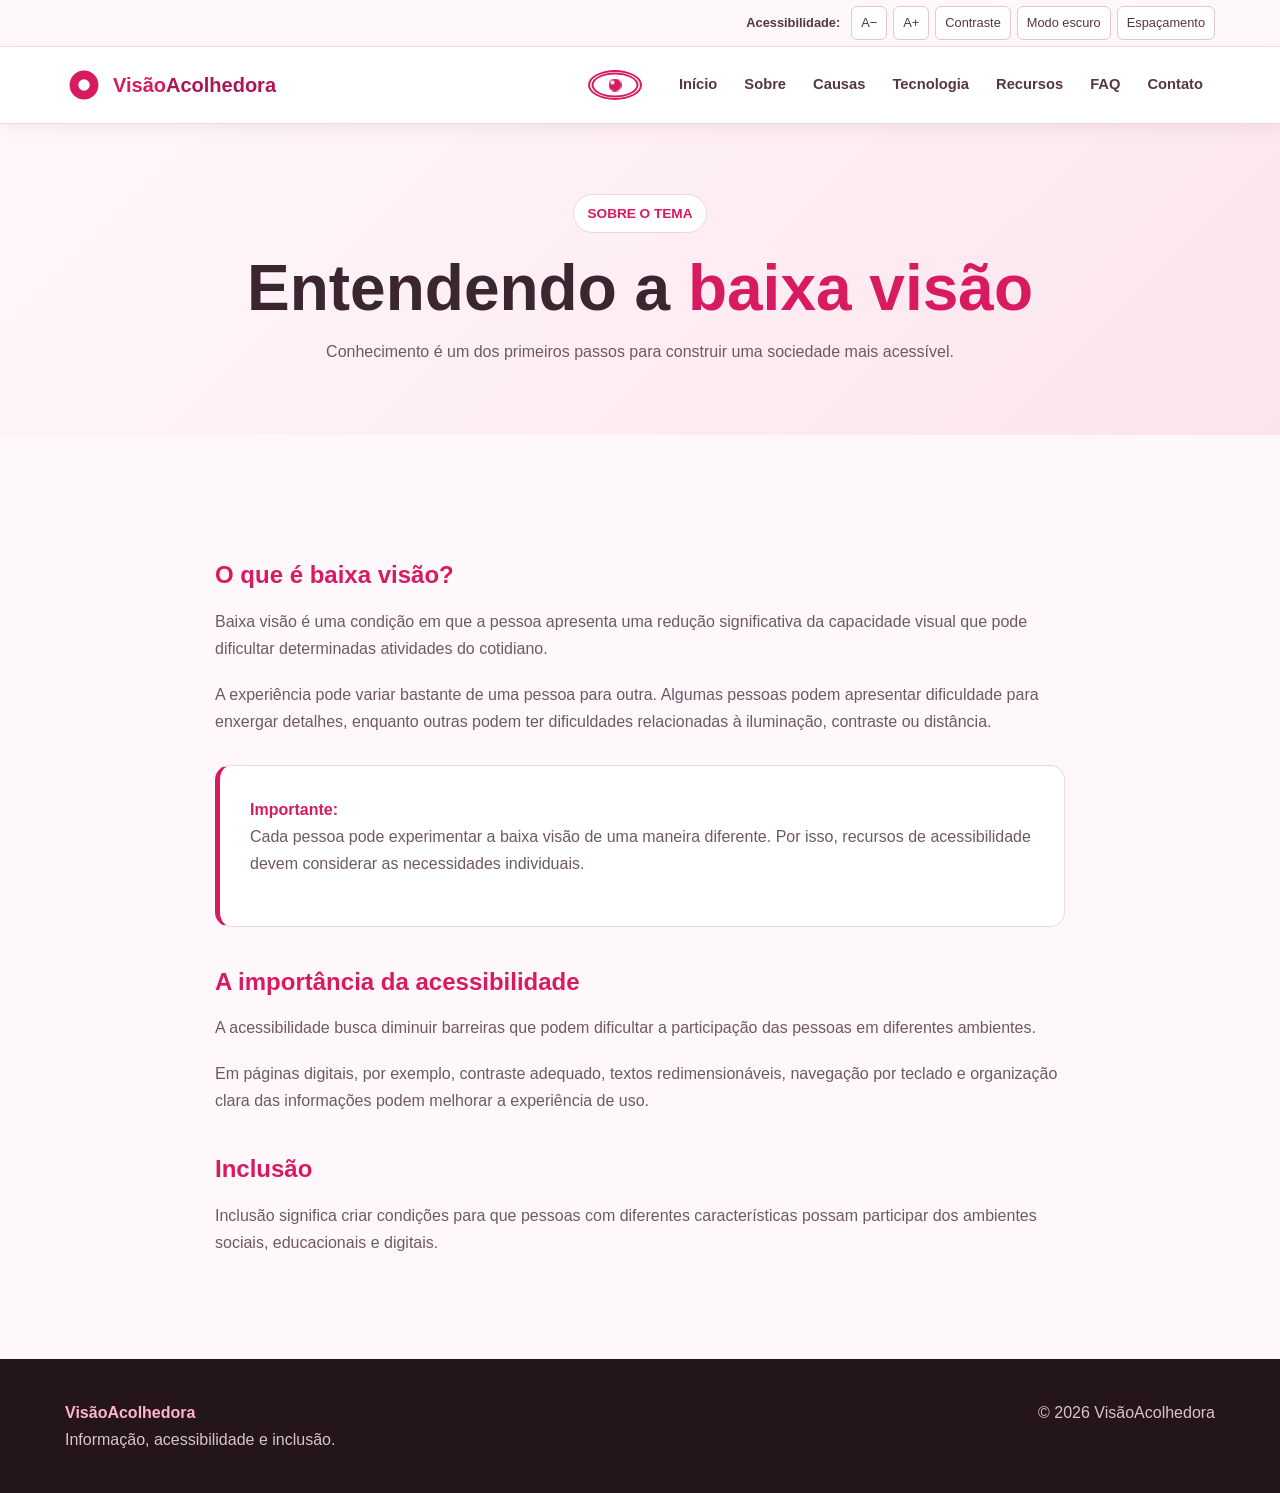
<file: sobre.html>
<!DOCTYPE html>
<html lang="pt-BR">

<head>

    <meta charset="UTF-8">

    <meta name="viewport"
          content="width=device-width, initial-scale=1.0">

    <title>VisãoAcolhedora | Sobre</title>

    <link rel="stylesheet"
          href="style.css">

</head>


<body>


<div class="accessibility-bar">

    <div class="accessibility-content">

        <span>Acessibilidade:</span>

        <button id="decreaseFont">A−</button>

        <button id="increaseFont">A+</button>

        <button id="contrastButton">
            Contraste
        </button>

        <button id="darkMode">
            Modo escuro
        </button>

        <button id="spacingButton">
            Espaçamento
        </button>

    </div>

</div>


<header class="header">

    <div class="container nav-container">

        <a href="index.html"
           class="logo">

            <span class="logo-icon">

                <svg viewBox="0 0 100 100">

                    <circle
                        cx="50"
                        cy="50"
                        r="38"
                        fill="#d81b60"/>

                    <circle
                        cx="50"
                        cy="50"
                        r="15"
                        fill="white"/>

                </svg>

            </span>

            <span>
                Visão<span>Acolhedora</span>
            </span>

        </a>


        <div class="eye-wrapper">

            <div
                id="eyeFollower"
                class="eyeFollower">
            </div>

        </div>


        <button
            class="menu-button"
            aria-expanded="false">

            ☰

        </button>


        <nav>

            <a href="index.html">Início</a>

            <a href="sobre.html">Sobre</a>

            <a href="causas.html">Causas</a>

            <a href="tecnologia.html">
                Tecnologia
            </a>

            <a href="recursos.html">
                Recursos
            </a>

            <a href="faq.html">FAQ</a>

            <a href="contato.html">
                Contato
            </a>

        </nav>

    </div>

</header>


<main>


<section class="page-hero">

    <div class="container">

        <span class="badge">
            SOBRE O TEMA
        </span>

        <h1>
            Entendendo a
            <span>baixa visão</span>
        </h1>

        <p>
            Conhecimento é um dos primeiros passos para
            construir uma sociedade mais acessível.
        </p>

    </div>

</section>


<section class="section">

    <div class="container content">

        <h2>
            O que é baixa visão?
        </h2>

        <p>
            Baixa visão é uma condição em que a pessoa apresenta
            uma redução significativa da capacidade visual que
            pode dificultar determinadas atividades do cotidiano.
        </p>

        <p>
            A experiência pode variar bastante de uma pessoa para
            outra. Algumas pessoas podem apresentar dificuldade
            para enxergar detalhes, enquanto outras podem ter
            dificuldades relacionadas à iluminação, contraste
            ou distância.
        </p>


        <div class="info-box">

            <strong>
                Importante:
            </strong>

            <p>
                Cada pessoa pode experimentar a baixa visão de
                uma maneira diferente. Por isso, recursos de
                acessibilidade devem considerar as necessidades
                individuais.
            </p>

        </div>


        <h2>
            A importância da acessibilidade
        </h2>

        <p>
            A acessibilidade busca diminuir barreiras que podem
            dificultar a participação das pessoas em diferentes
            ambientes.
        </p>

        <p>
            Em páginas digitais, por exemplo, contraste adequado,
            textos redimensionáveis, navegação por teclado e
            organização clara das informações podem melhorar
            a experiência de uso.
        </p>


        <h2>
            Inclusão
        </h2>

        <p>
            Inclusão significa criar condições para que pessoas
            com diferentes características possam participar
            dos ambientes sociais, educacionais e digitais.
        </p>

    </div>

</section>


</main>


<footer>

    <div class="container footer-content">

        <div>

            <strong>
                VisãoAcolhedora
            </strong>

            <p>
                Informação, acessibilidade e inclusão.
            </p>

        </div>

        <p>
            © 2026 VisãoAcolhedora
        </p>

    </div>

</footer>


<button
    id="topButton"
    aria-label="Voltar ao topo">

    ↑

</button>


<script src="script.js"></script>

</body>

</html>
</file>
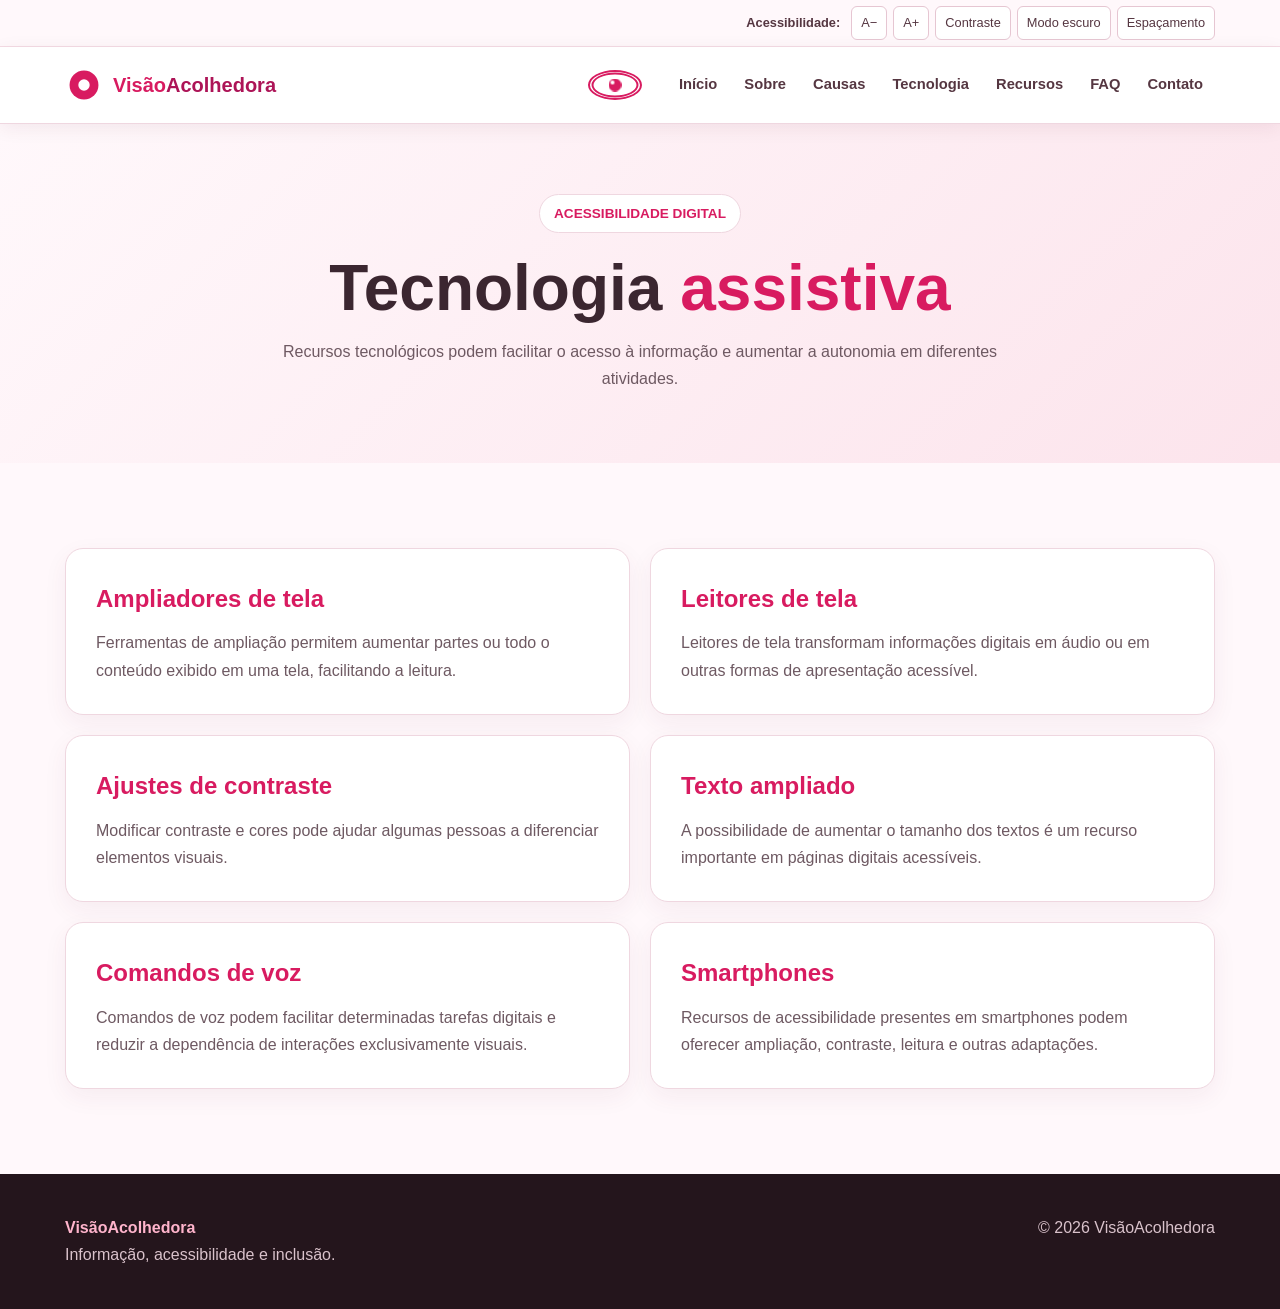
<file: tecnologia.html>
<!DOCTYPE html>
<html lang="pt-BR">

<head>

    <meta charset="UTF-8">

    <meta name="viewport"
          content="width=device-width, initial-scale=1.0">

    <title>VisãoAcolhedora | Tecnologia</title>

    <link rel="stylesheet"
          href="style.css">

</head>


<body>


<div class="accessibility-bar">

    <div class="accessibility-content">

        <span>Acessibilidade:</span>

        <button id="decreaseFont">A−</button>

        <button id="increaseFont">A+</button>

        <button id="contrastButton">
            Contraste
        </button>

        <button id="darkMode">
            Modo escuro
        </button>

        <button id="spacingButton">
            Espaçamento
        </button>

    </div>

</div>


<header class="header">

    <div class="container nav-container">

        <a href="index.html" class="logo">

            <span class="logo-icon">

                <svg viewBox="0 0 100 100">

                    <circle
                        cx="50"
                        cy="50"
                        r="38"
                        fill="#d81b60"/>

                    <circle
                        cx="50"
                        cy="50"
                        r="15"
                        fill="white"/>

                </svg>

            </span>

            <span>
                Visão<span>Acolhedora</span>
            </span>

        </a>


        <div class="eye-wrapper">

            <div
                id="eyeFollower"
                class="eyeFollower">
            </div>

        </div>


        <button
            class="menu-button"
            aria-expanded="false">

            ☰

        </button>


        <nav>

            <a href="index.html">Início</a>

            <a href="sobre.html">Sobre</a>

            <a href="causas.html">Causas</a>

            <a href="tecnologia.html">Tecnologia</a>

            <a href="recursos.html">Recursos</a>

            <a href="faq.html">FAQ</a>

            <a href="contato.html">Contato</a>

        </nav>

    </div>

</header>


<main>


<section class="page-hero">

    <div class="container">

        <span class="badge">
            ACESSIBILIDADE DIGITAL
        </span>

        <h1>
            Tecnologia
            <span>assistiva</span>
        </h1>

        <p>
            Recursos tecnológicos podem facilitar o acesso
            à informação e aumentar a autonomia em diferentes
            atividades.
        </p>

    </div>

</section>


<section class="section">

    <div class="container">

        <div class="technology-grid">


            <article class="technology">

                <h2>
                    Ampliadores de tela
                </h2>

                <p>
                    Ferramentas de ampliação permitem aumentar
                    partes ou todo o conteúdo exibido em uma
                    tela, facilitando a leitura.
                </p>

            </article>


            <article class="technology">

                <h2>
                    Leitores de tela
                </h2>

                <p>
                    Leitores de tela transformam informações
                    digitais em áudio ou em outras formas
                    de apresentação acessível.
                </p>

            </article>


            <article class="technology">

                <h2>
                    Ajustes de contraste
                </h2>

                <p>
                    Modificar contraste e cores pode ajudar
                    algumas pessoas a diferenciar elementos
                    visuais.
                </p>

            </article>


            <article class="technology">

                <h2>
                    Texto ampliado
                </h2>

                <p>
                    A possibilidade de aumentar o tamanho dos
                    textos é um recurso importante em páginas
                    digitais acessíveis.
                </p>

            </article>


            <article class="technology">

                <h2>
                    Comandos de voz
                </h2>

                <p>
                    Comandos de voz podem facilitar determinadas
                    tarefas digitais e reduzir a dependência
                    de interações exclusivamente visuais.
                </p>

            </article>


            <article class="technology">

                <h2>
                    Smartphones
                </h2>

                <p>
                    Recursos de acessibilidade presentes em
                    smartphones podem oferecer ampliação,
                    contraste, leitura e outras adaptações.
                </p>

            </article>

        </div>

    </div>

</section>


</main>


<footer>

    <div class="container footer-content">

        <div>

            <strong>
                VisãoAcolhedora
            </strong>

            <p>
                Informação, acessibilidade e inclusão.
            </p>

        </div>

        <p>
            © 2026 VisãoAcolhedora
        </p>

    </div>

</footer>


<button id="topButton">
    ↑
</button>


<script src="script.js"></script>

</body>

</html>
</file>
<file: style.css>
:root {
    --rosa: #d81b60;
    --rosa-escuro: #ad1457;
    --rosa-claro: #fce4ec;
    --rosa-medio: #f8bbd0;

    --fundo: #fff8fb;
    --branco: #ffffff;

    --texto: #3b2630;
    --texto-suave: #6e5962;

    --borda: #efd7e0;

    --tamanho-texto: 16px;
}


/* =====================================================
   RESET
===================================================== */

* {
    box-sizing: border-box;
    margin: 0;
    padding: 0;
}

html {
    scroll-behavior: smooth;
}

body {
    font-family: Arial, Helvetica, sans-serif;
    background: var(--fundo);
    color: var(--texto);
    font-size: var(--tamanho-texto);
    line-height: 1.7;

    transition:
        background 0.3s ease,
        color 0.3s ease;
}

a {
    color: inherit;
    text-decoration: none;
}

button,
input,
textarea {
    font: inherit;
}

img,
svg {
    max-width: 100%;
}


/* =====================================================
   CONTAINER
===================================================== */

.container {
    width: min(1150px, 92%);
    margin: 0 auto;
}


/* =====================================================
   BARRA DE ACESSIBILIDADE
===================================================== */

.accessibility-bar {
    background: #fff8fb;
    color: #553641;
    border-bottom: 1px solid #f4dce5;
    padding: 6px 0;
}

.accessibility-content {
    width: min(1150px, 92%);
    margin: auto;

    display: flex;
    justify-content: flex-end;
    align-items: center;

    gap: 6px;
    flex-wrap: wrap;
}

.accessibility-content span {
    font-size: 0.8rem;
    font-weight: 600;
    margin-right: 5px;
}

.accessibility-content button {
    min-width: 36px;

    border: 1px solid #e6c6d2;
    background: white;
    color: #553641;

    border-radius: 6px;
    padding: 5px 9px;

    cursor: pointer;
    font-size: 0.8rem;

    transition:
        background 0.2s ease,
        color 0.2s ease,
        border-color 0.2s ease;
}

.accessibility-content button:hover {
    background: var(--rosa);
    color: white;
    border-color: var(--rosa);
}


/* =====================================================
   CABEÇALHO
===================================================== */

.header {
    background: white;
    color: var(--texto);

    position: sticky;
    top: 0;

    z-index: 1000;

    border-bottom: 1px solid var(--borda);

    box-shadow:
        0 4px 18px rgba(80, 20, 40, 0.07);
}

.nav-container {
    min-height: 76px;

    display: flex;
    align-items: center;

    gap: 25px;
}


/* =====================================================
   LOGO
===================================================== */

.logo {
    display: flex;
    align-items: center;

    gap: 10px;

    color: var(--rosa);

    font-size: 1.25rem;
    font-weight: 800;

    white-space: nowrap;

    margin-right: auto;
}

.logo > span:last-child > span {
    color: var(--rosa-escuro);
}

.logo-icon {
    width: 38px;
    height: 38px;

    display: flex;
    align-items: center;
    justify-content: center;
}

.logo-icon svg {
    width: 38px;
    height: 38px;
}


/* =====================================================
   OLHO DO CABEÇALHO
   A PUPILA ACOMPANHA O MOUSE
===================================================== */

.eye-wrapper {
    width: 54px;
    height: 30px;

    background: white;

    border: 2px solid var(--rosa);

    border-radius: 50%;

    position: relative;

    display: flex;
    align-items: center;
    justify-content: center;

    overflow: hidden;

    flex-shrink: 0;
}

.eye-wrapper::before {
    content: "";

    position: absolute;

    width: 43px;
    height: 21px;

    border: 2px solid var(--rosa);

    border-radius: 50%;

    left: 50%;
    top: 50%;

    transform: translate(-50%, -50%);

    pointer-events: none;
}

.eyeFollower {
    width: 13px;
    height: 13px;

    background: var(--rosa);

    border-radius: 50%;

    position: absolute;

    left: 50%;
    top: 50%;

    transform: translate(-50%, -50%);

    z-index: 2;

    transition: transform 0.08s ease-out;

    will-change: transform;

    pointer-events: none;
}

.eyeFollower::after {
    content: "";

    position: absolute;

    width: 4px;
    height: 4px;

    background: white;

    border-radius: 50%;

    top: 2px;
    left: 2px;

    pointer-events: none;
}


/* =====================================================
   MENU
===================================================== */

nav {
    display: flex;
    align-items: center;
    gap: 3px;
}

nav a {
    position: relative;

    padding: 9px 12px;

    border-radius: 8px;

    color: #553641;

    font-size: 0.92rem;
    font-weight: 600;

    transition:
        color 0.2s ease,
        background 0.2s ease;
}

nav a:hover {
    color: var(--rosa);
    background: #fff1f6;
}

nav a::after {
    content: "";

    position: absolute;

    left: 12px;
    right: 12px;

    bottom: 4px;

    height: 2px;

    background: var(--rosa);

    transform: scaleX(0);

    transition:
        transform 0.2s ease;
}

nav a:hover::after {
    transform: scaleX(1);
}


/* =====================================================
   MENU MOBILE
===================================================== */

.menu-button {
    display: none;

    width: 44px;
    height: 44px;

    border: 1px solid var(--borda);

    border-radius: 10px;

    background: #fff8fb;

    color: var(--rosa);

    font-size: 25px;

    cursor: pointer;

    align-items: center;
    justify-content: center;
}


/* =====================================================
   HERO
===================================================== */

.hero {
    min-height: calc(100vh - 125px);

    display: flex;
    align-items: center;

    padding: 70px 0;

    background:
        linear-gradient(
            135deg,
            #fff8fb,
            #fce4ec
        );
}

.hero-content {
    display: grid;

    grid-template-columns:
        1.15fr
        0.85fr;

    align-items: center;

    gap: 70px;
}

.badge {
    display: inline-block;

    background: white;

    color: var(--rosa);

    padding: 7px 14px;

    border-radius: 30px;

    font-size: 0.85rem;
    font-weight: bold;

    margin-bottom: 20px;

    border: 1px solid var(--borda);
}

.hero h1 {
    font-size: clamp(2.4rem, 6vw, 4.8rem);

    line-height: 1.05;

    margin-bottom: 25px;
}

.hero h1 span {
    color: var(--rosa);
}

.hero p {
    color: var(--texto-suave);

    max-width: 700px;

    margin-bottom: 15px;
}

.hero-buttons {
    display: flex;

    gap: 15px;

    margin-top: 30px;

    flex-wrap: wrap;
}


/* =====================================================
   BOTÕES
===================================================== */

.button {
    display: inline-flex;

    align-items: center;
    justify-content: center;

    padding: 13px 22px;

    border-radius: 10px;

    font-weight: bold;

    cursor: pointer;

    border: none;

    transition:
        transform 0.2s ease,
        box-shadow 0.2s ease;
}

.button:hover {
    transform: translateY(-2px);
}

.primary {
    background: var(--rosa);

    color: white;

    box-shadow:
        0 8px 20px rgba(216, 27, 96, 0.25);
}

.secondary {
    background: white;

    color: var(--rosa);

    border: 1px solid var(--borda);
}

.white-button {
    background: white;

    color: var(--rosa);
}


/* =====================================================
   HERO CARD
===================================================== */

.hero-card {
    background: white;

    border-radius: 25px;

    padding: 30px;

    box-shadow:
        0 15px 40px rgba(100, 30, 60, 0.10);

    text-align: center;

    border: 1px solid var(--borda);
}

.hero-illustration {
    max-width: 320px;
    margin: auto;
}

.hero-card h2 {
    color: var(--rosa);

    margin-top: 10px;
    margin-bottom: 8px;
}

.hero-card p {
    color: var(--texto-suave);
}


/* =====================================================
   SEÇÕES
===================================================== */

.section {
    padding: 85px 0;
}

.section.light {
    background: white;
}

.section-title {
    max-width: 780px;

    margin: 0 auto 45px;

    text-align: center;
}

.section-title > span {
    color: var(--rosa);

    font-size: 0.85rem;

    font-weight: 800;

    letter-spacing: 1.5px;
}

.section-title h1,
.section-title h2 {
    font-size: clamp(2rem, 4vw, 3rem);

    line-height: 1.15;

    margin: 10px 0 18px;
}

.section-title p {
    color: var(--texto-suave);
}


/* =====================================================
   CARDS
===================================================== */

.cards {
    display: grid;

    grid-template-columns:
        repeat(4, 1fr);

    gap: 20px;
}

.card {
    background: white;

    border: 1px solid var(--borda);

    border-radius: 18px;

    padding: 28px;

    box-shadow:
        0 8px 25px rgba(100, 30, 60, 0.06);

    transition:
        transform 0.2s ease,
        box-shadow 0.2s ease;
}

.card:hover {
    transform: translateY(-5px);

    box-shadow:
        0 15px 35px rgba(100, 30, 60, 0.10);
}

.card h2 {
    color: var(--rosa);

    margin-bottom: 12px;

    font-size: 1.3rem;
}

.card p {
    color: var(--texto-suave);
}


/* =====================================================
   PÁGINAS INTERNAS
===================================================== */

.page-hero {
    padding: 70px 0;

    background:
        linear-gradient(
            135deg,
            #fff8fb,
            #fce4ec
        );

    text-align: center;
}

.page-hero h1 {
    font-size: clamp(2.2rem, 5vw, 4rem);

    line-height: 1.1;

    margin-bottom: 15px;

    color: var(--texto);
}

.page-hero h1 span {
    color: var(--rosa);
}

.page-hero p {
    max-width: 750px;

    margin: auto;

    color: var(--texto-suave);
}


/* =====================================================
   TEXTO
===================================================== */

.content {
    max-width: 850px;
    margin: auto;
}

.content h2 {
    color: var(--rosa);

    margin: 35px 0 12px;
}

.content h3 {
    margin-top: 25px;
    margin-bottom: 8px;
}

.content p {
    color: var(--texto-suave);

    margin-bottom: 18px;
}

.content ul {
    margin: 15px 0 25px 25px;
}

.content li {
    margin-bottom: 10px;
}


/* =====================================================
   CAIXA DE INFORMAÇÃO
===================================================== */

.info-box {
    padding: 30px;

    background: white;

    border: 1px solid var(--borda);

    border-left: 5px solid var(--rosa);

    border-radius: 15px;

    margin: 30px 0;
}

.info-box strong {
    color: var(--rosa);
}


/* =====================================================
   TECNOLOGIA
===================================================== */

.technology-grid {
    display: grid;

    grid-template-columns:
        repeat(2, 1fr);

    gap: 20px;
}

.technology {
    background: white;

    border: 1px solid var(--borda);

    border-radius: 18px;

    padding: 30px;

    box-shadow:
        0 8px 25px rgba(100, 30, 60, 0.06);
}

.technology h2 {
    color: var(--rosa);

    margin-bottom: 10px;
}

.technology p {
    color: var(--texto-suave);
}


/* =====================================================
   RECURSOS
===================================================== */

.resource-grid {
    display: grid;

    grid-template-columns:
        repeat(2, 1fr);

    gap: 20px;
}

.resource-grid article {
    padding: 30px;

    background: white;

    border: 1px solid var(--borda);

    border-radius: 18px;
}

.resource-grid h2 {
    color: var(--rosa);

    margin-bottom: 10px;
}


/* =====================================================
   FAQ
===================================================== */

.faq {
    max-width: 850px;
    margin: auto;
}

.faq-question {
    width: 100%;

    border: 1px solid var(--borda);

    background: white;

    color: var(--texto);

    padding: 20px;

    margin-top: 10px;

    border-radius: 12px;

    display: flex;

    align-items: center;
    justify-content: space-between;

    text-align: left;

    cursor: pointer;

    font-weight: bold;
}

.faq-question:hover {
    border-color: var(--rosa);
}

.faq-symbol {
    color: var(--rosa);

    font-size: 24px;
}

.faq-answer {
    display: none;

    padding: 18px 22px;

    background: #fff8fb;

    border-left: 3px solid var(--rosa);

    border-radius: 0 0 10px 10px;
}

.faq-answer.active {
    display: block;
}

.faq-answer p {
    color: var(--texto-suave);
}


/* =====================================================
   CONTATO
===================================================== */

.contact-container {
    max-width: 850px;
    margin: auto;
}

.contact-form {
    background: white;

    padding: 35px;

    border-radius: 20px;

    border: 1px solid var(--borda);

    box-shadow:
        0 15px 40px rgba(100, 30, 60, 0.08);

    display: flex;

    flex-direction: column;

    gap: 10px;
}

.contact-form label {
    font-weight: bold;

    margin-top: 10px;
}

.contact-form input,
.contact-form textarea {
    width: 100%;

    border: 1px solid #dfc7d0;

    border-radius: 10px;

    padding: 14px;

    background: white;

    color: var(--texto);

    outline: none;
}

.contact-form input:focus,
.contact-form textarea:focus {
    border-color: var(--rosa);

    box-shadow:
        0 0 0 3px #d81b6020;
}

.contact-form textarea {
    min-height: 180px;

    resize: vertical;
}

.contact-form button {
    margin-top: 20px;
}


/* =====================================================
   GUIA
===================================================== */

.guide {
    background:
        linear-gradient(
            135deg,
            var(--rosa),
            var(--rosa-escuro)
        );

    color: white;

    padding: 70px 0;
}

.guide-content {
    text-align: center;
}

.guide-label {
    font-size: 0.8rem;

    font-weight: bold;

    letter-spacing: 2px;
}

.guide h2 {
    font-size: 2.5rem;

    margin: 10px 0;
}

.guide p {
    max-width: 650px;

    margin: 0 auto 25px;

    color: #ffeaf2;
}


/* =====================================================
   FOOTER
===================================================== */

footer {
    background: #24151c;

    color: white;

    padding: 40px 0;
}

.footer-content {
    display: flex;

    justify-content: space-between;

    gap: 30px;

    flex-wrap: wrap;
}

footer strong {
    color: #ffb4cc;
}

footer p {
    color: #d9c2cb;
}


/* =====================================================
   VOLTAR AO TOPO
===================================================== */

#topButton {
    position: fixed;

    right: 20px;
    bottom: 20px;

    width: 48px;
    height: 48px;

    border-radius: 50%;

    border: none;

    background: var(--rosa);

    color: white;

    font-size: 22px;

    cursor: pointer;

    opacity: 0;

    pointer-events: none;

    transition: 0.3s;

    z-index: 900;
}

#topButton.show {
    opacity: 1;

    pointer-events: auto;
}


/* =====================================================
   MODO ESCURO
===================================================== */

body.dark {
    --fundo: #1b1116;

    --branco: #25181e;

    --texto: #f8eaf0;

    --texto-suave: #d5c2ca;

    --borda: #523440;
}

body.dark .accessibility-bar {
    background: #1b1116;

    color: #f8eaf0;

    border-color: #523440;
}

body.dark .accessibility-content button {
    background: #25181e;

    color: #f8eaf0;

    border-color: #60404c;
}

body.dark .header {
    background: #25181e;

    color: #f8eaf0;

    border-color: #523440;
}

body.dark nav a {
    color: #f8eaf0;
}

body.dark nav a:hover {
    background: #3b252e;

    color: white;
}

body.dark .eye-wrapper {
    background: #25181e;

    border-color: var(--rosa);
}

body.dark .hero,
body.dark .page-hero {
    background: #211419;
}

body.dark .hero-card,
body.dark .card,
body.dark .technology,
body.dark .resource-grid article,
body.dark .contact-form,
body.dark .info-box {
    background: #25181e;

    color: var(--texto);

    border-color: #523440;
}

body.dark .section.light {
    background: #1b1116;
}

body.dark .faq-question {
    background: #25181e;

    color: var(--texto);

    border-color: #523440;
}

body.dark .faq-answer {
    background: #211419;
}

body.dark .contact-form input,
body.dark .contact-form textarea {
    background: #1b1116;

    color: white;

    border-color: #60404c;
}

body.dark .secondary {
    background: #25181e;

    color: #f8eaf0;

    border-color: #60404c;
}

body.dark .badge {
    background: #25181e;

    border-color: #523440;
}


/* =====================================================
   ALTO CONTRASTE
===================================================== */

body.high-contrast {
    background: #ffffff !important;
    color: #000000 !important;
}

body.high-contrast h1,
body.high-contrast h2,
body.high-contrast h3,
body.high-contrast h4,
body.high-contrast h5,
body.high-contrast h6,
body.high-contrast p,
body.high-contrast span,
body.high-contrast li,
body.high-contrast label,
body.high-contrast strong {
    color: #000000 !important;
}

body.high-contrast .accessibility-bar {
    background: #ffffff !important;

    color: #000000 !important;

    border-color: #000000 !important;
}

body.high-contrast .accessibility-content button {
    background: #ffffff !important;

    color: #000000 !important;

    border: 2px solid #000000 !important;
}

body.high-contrast .accessibility-content button:hover {
    background: #000000 !important;

    color: #ffffff !important;
}

body.high-contrast .header {
    background: #ffffff !important;

    color: #000000 !important;

    border-color: #000000 !important;

    box-shadow: none !important;
}

body.high-contrast .logo {
    color: #000000 !important;
}

body.high-contrast .logo > span:last-child > span {
    color: #000000 !important;
}

body.high-contrast nav a {
    color: #000000 !important;
}

body.high-contrast nav a:hover {
    background: #000000 !important;

    color: #ffffff !important;
}

body.high-contrast .menu-button {
    background: #ffffff !important;

    color: #000000 !important;

    border: 2px solid #000000 !important;
}

body.high-contrast .hero,
body.high-contrast .page-hero,
body.high-contrast .section,
body.high-contrast .section.light,
body.high-contrast main {
    background: #ffffff !important;

    color: #000000 !important;
}

body.high-contrast .badge {
    background: #ffffff !important;

    color: #000000 !important;

    border: 2px solid #000000 !important;
}

body.high-contrast .button,
body.high-contrast .primary,
body.high-contrast .secondary,
body.high-contrast .white-button {
    background: #ffffff !important;

    color: #000000 !important;

    border: 2px solid #000000 !important;

    box-shadow: none !important;
}

body.high-contrast .button:hover {
    background: #000000 !important;

    color: #ffffff !important;
}

body.high-contrast .hero-card,
body.high-contrast .card,
body.high-contrast .technology,
body.high-contrast .resource-grid article,
body.high-contrast .info-box,
body.high-contrast .contact-form,
body.high-contrast .faq-question,
body.high-contrast .faq-answer {
    background: #ffffff !important;

    color: #000000 !important;

    border: 2px solid #000000 !important;

    box-shadow: none !important;
}

body.high-contrast a {
    color: #000000 !important;
}

body.high-contrast .eye-wrapper {
    background: #ffffff !important;

    border: 2px solid #000000 !important;
}

body.high-contrast .eye-wrapper::before {
    border-color: #000000 !important;
}

body.high-contrast .eyeFollower {
    background: #000000 !important;
}

body.high-contrast .eyeFollower::after {
    background: #ffffff !important;
}

body.high-contrast footer {
    background: #ffffff !important;

    color: #000000 !important;

    border-top: 2px solid #000000 !important;
}

body.high-contrast footer strong,
body.high-contrast footer p {
    color: #000000 !important;
}

body.high-contrast #topButton {
    background: #000000 !important;

    color: #ffffff !important;
}


/* =====================================================
   ESPAÇAMENTO
===================================================== */

body.extra-spacing {
    line-height: 2 !important;

    letter-spacing: 0.05em !important;

    word-spacing: 0.12em !important;
}

body.extra-spacing p,
body.extra-spacing li,
body.extra-spacing a,
body.extra-spacing button,
body.extra-spacing label {
    line-height: 2 !important;
}


/* =====================================================
   RESPONSIVO
===================================================== */

@media (max-width: 950px) {

    .hero-content {
        grid-template-columns: 1fr;
    }

    .hero-card {
        max-width: 600px;

        width: 100%;

        margin: 0 auto;
    }

    .cards {
        grid-template-columns:
            repeat(2, 1fr);
    }

    .technology-grid {
        grid-template-columns:
            repeat(2, 1fr);
    }
}


@media (max-width: 700px) {

    .nav-container {
        min-height: 68px;

        gap: 12px;
    }

    .logo {
        font-size: 1.1rem;
    }

    .logo-icon,
    .logo-icon svg {
        width: 34px;
        height: 34px;
    }

    .eye-wrapper {
        width: 48px;
        height: 27px;

        margin-left: auto;
    }

    .menu-button {
        display: flex;
    }

    nav {
        position: absolute;

        top: 100%;
        left: 0;

        width: 100%;

        padding: 8px 5% 14px;

        background: white;

        border-bottom: 1px solid var(--borda);

        box-shadow:
            0 8px 20px rgba(80, 20, 40, 0.08);

        display: none;

        flex-direction: column;

        align-items: stretch;
    }

    nav.active {
        display: flex;
    }

    nav a {
        width: 100%;

        padding: 13px 15px;
    }

    nav a::after {
        display: none;
    }

    body.dark nav {
        background: #25181e;
    }

    body.high-contrast nav {
        background: #ffffff !important;
    }

    .cards,
    .technology-grid,
    .resource-grid {
        grid-template-columns: 1fr;
    }

    .hero {
        min-height: auto;

        padding: 60px 0;
    }

    .section {
        padding: 60px 0;
    }

    .accessibility-content {
        justify-content: center;
    }

    .hero-content {
        gap: 40px;
    }

    .hero-card {
        padding: 20px;
    }

    .hero h1 {
        font-size: clamp(
            2.2rem,
            10vw,
            3.5rem
        );
    }
}


@media (max-width: 430px) {

    .logo > span:last-child {
        font-size: 1rem;
    }

    .eye-wrapper {
        width: 43px;
        height: 25px;
    }

    .accessibility-content {
        gap: 4px;
    }

    .accessibility-content button {
        padding: 5px 7px;
    }

    .hero-buttons {
        flex-direction: column;

        align-items: stretch;
    }

    .hero-buttons .button {
        width: 100%;
    }

    .footer-content {
        flex-direction: column;
    }
}
</file>
